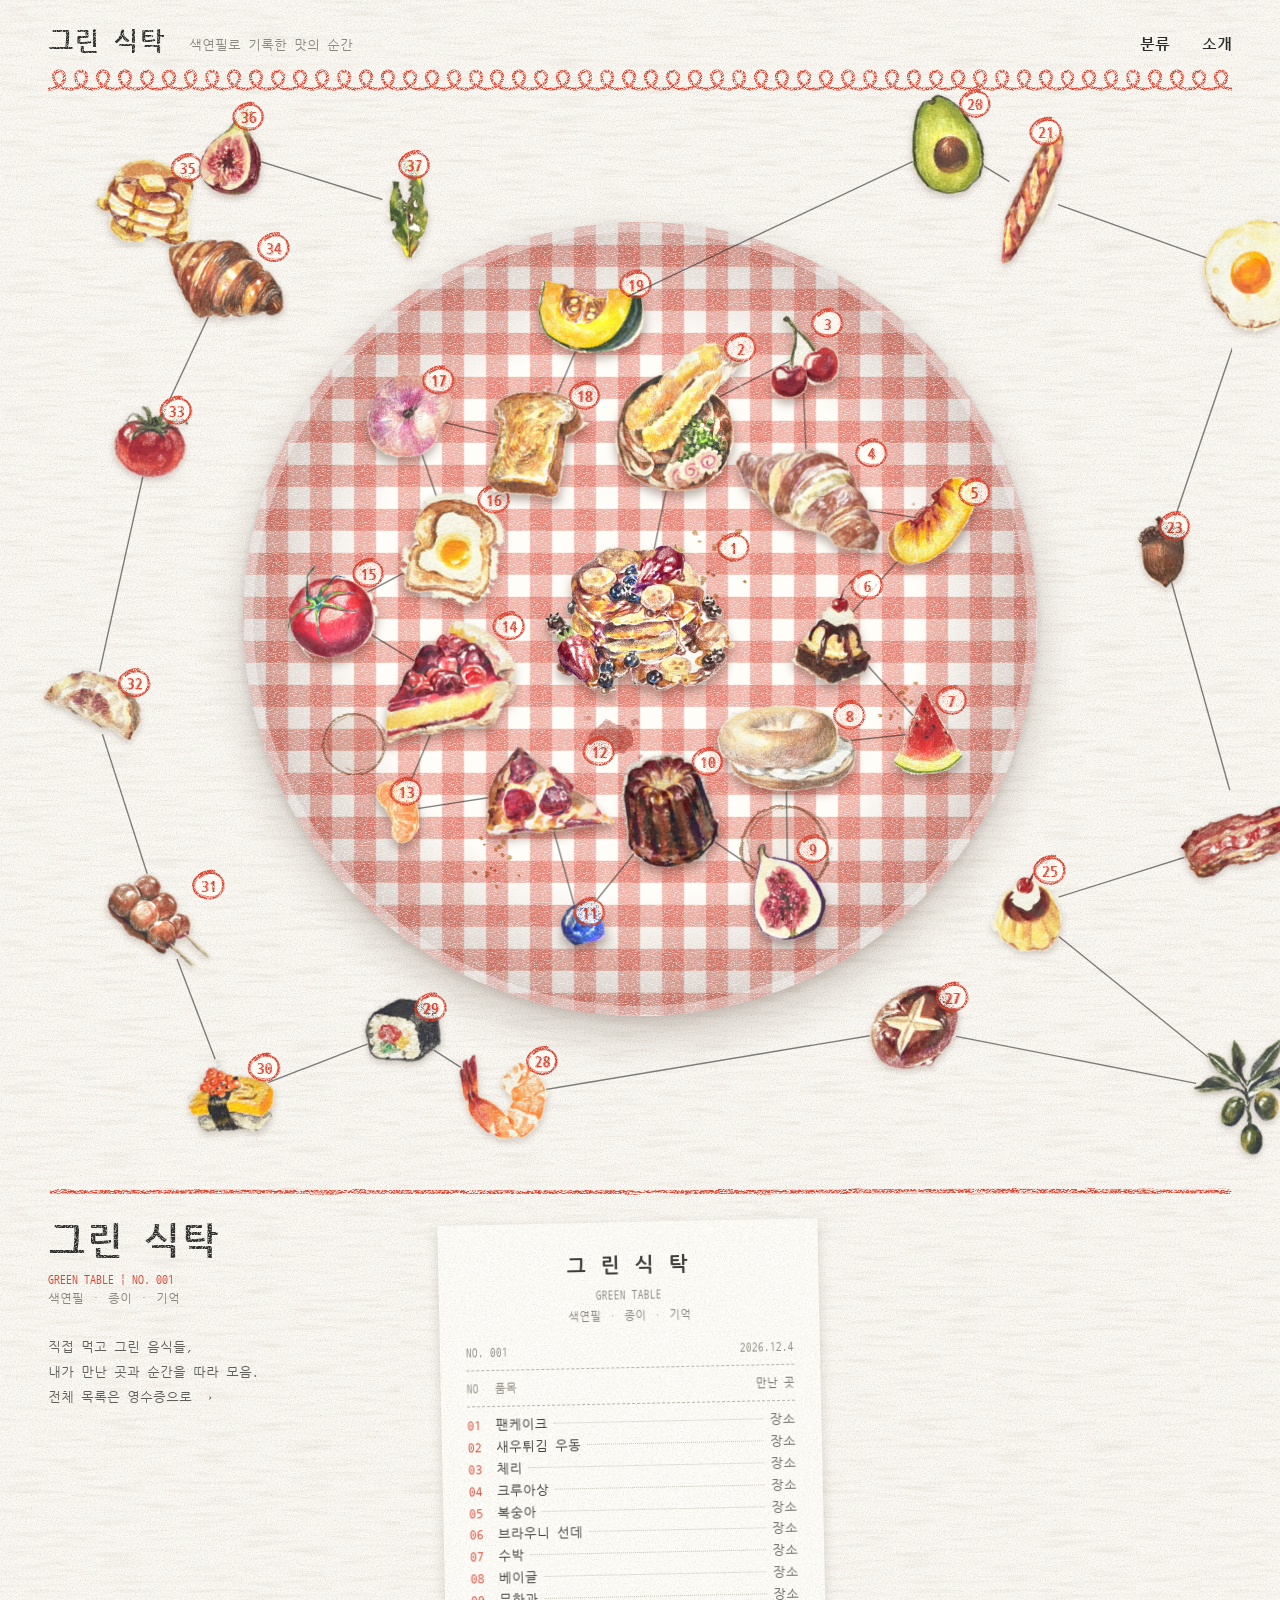
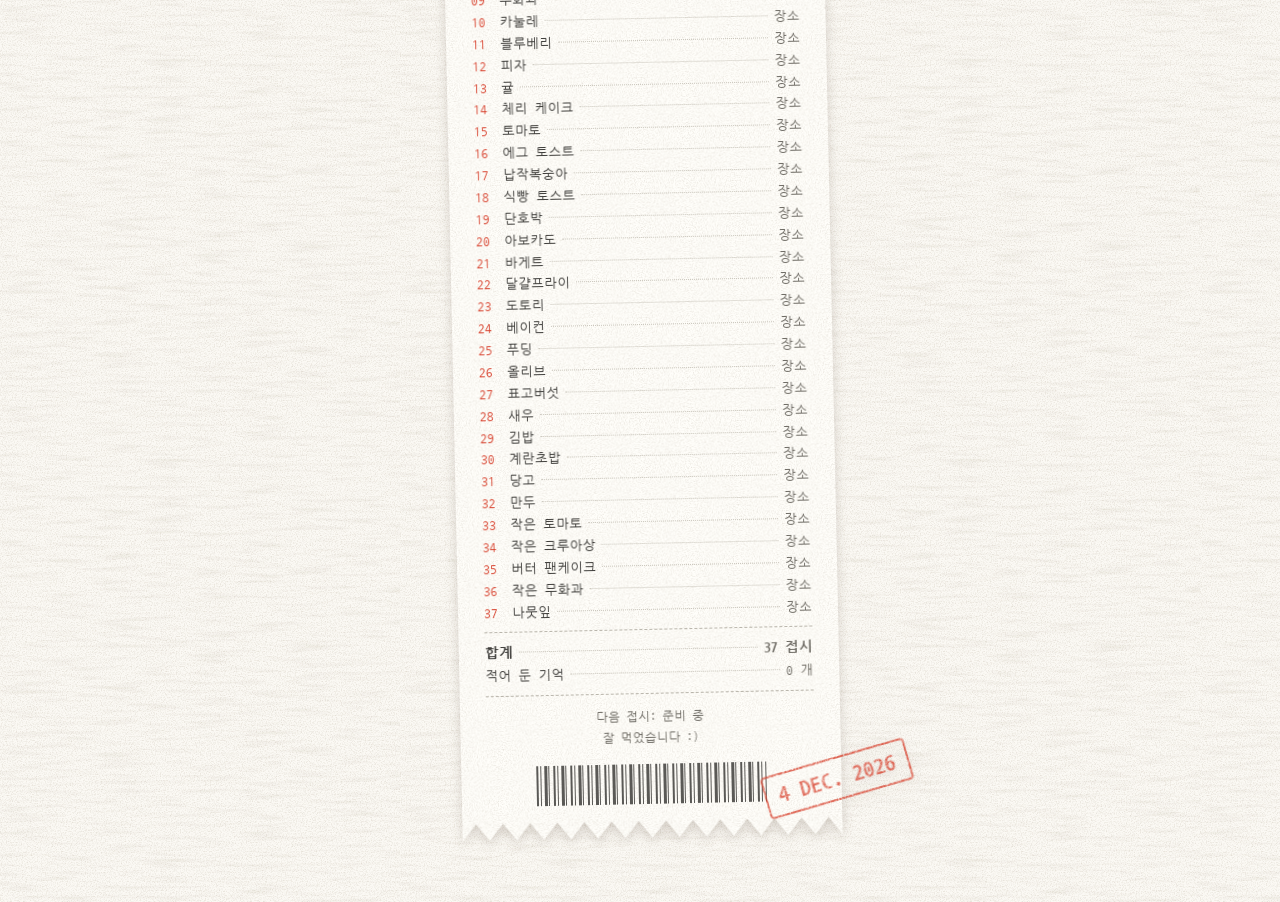
<file: index.html>
<!DOCTYPE html>
<html lang="ko">
<head>
  <meta charset="UTF-8">
  <meta name="viewport" content="width=device-width, initial-scale=1.0">
  <title>그린 식탁</title>
  <meta name="description" content="색연필로 그린 디저트와 음식, 그걸 먹던 순간을 모은 그림 식탁. 이채은의 웹 아카이브.">
  <meta property="og:type" content="website">
  <meta property="og:title" content="그린 식탁">
  <meta property="og:description" content="색연필로 그린 디저트와 음식, 그걸 먹던 순간을 모은 그림 식탁">
  <meta property="og:image" content="https://chaeeun05524-lgtm.github.io/green-table/og.jpg">
  <meta property="og:url" content="https://chaeeun05524-lgtm.github.io/green-table/">
  <meta name="twitter:card" content="summary_large_image">
  <link rel="icon" href="favicon.png">
  <link rel="preconnect" href="https://fonts.googleapis.com">
  <link href="https://fonts.googleapis.com/css2?family=Noto+Sans+KR:wght@400;700&family=Nanum+Gothic+Coding:wght@400;700&display=swap" rel="stylesheet">
  <link rel="stylesheet" href="css/style.css">
</head>
<body>

  <!-- 공통 머리말 -->
  <header class="site-header">
    <a href="index.html" class="logo">그린 식탁</a>
    <span class="subtitle">색연필로 기록한 맛의 순간</span>
    <nav class="menu">
      <a href="category.html">분류</a>
      <a href="about.html">소개</a>
    </nav>
  </header>

  <!-- 식탁: 디저트와 연결선은 js/home.js가 채움 -->
  <!-- 화면 전체: 가운데 식탁 + 그 주변 종이 위에 흩어진 그림들 -->
  <main class="scene">
    <div class="table">
      <!-- 회전하는 식탁보: 식탁 위 그림과 연결선이 이 안에 올라감 -->
      <div class="spin">
        <div class="stains"></div>   <!-- 커피 자국, 소스 얼룩, 빵 부스러기 -->
        <svg class="lines" viewBox="0 0 100 100" preserveAspectRatio="none"></svg>
      </div>
    </div>
  </main>

  <!-- 하단 색인 -->
  <section class="colophon">
    <div class="colophon-title">
      <h1>그린 식탁</h1>
      <p class="tag">GREEN TABLE | NO. 001</p>
      <p class="tag mute">색연필 · 종이 · 기억</p>
      <p class="lead">직접 먹고 그린 음식들,<br>내가 만난 곳과 순간을 따라 모음.<br>전체 목록은 영수증으로 →</p>
    </div>

    <!-- 전체 색인: 영수증 (내용은 js/home.js가 채움) -->
    <div class="receipt-wrap">
      <div class="receipt" id="receipt"></div>
      <div class="stamp" id="stamp"></div>
    </div>
  </section>

  <script src="js/data.js"></script>
  <script src="js/common.js"></script>
  <script src="js/home.js"></script>
  <script src="js/drag.js"></script>
</body>
</html>
</file>
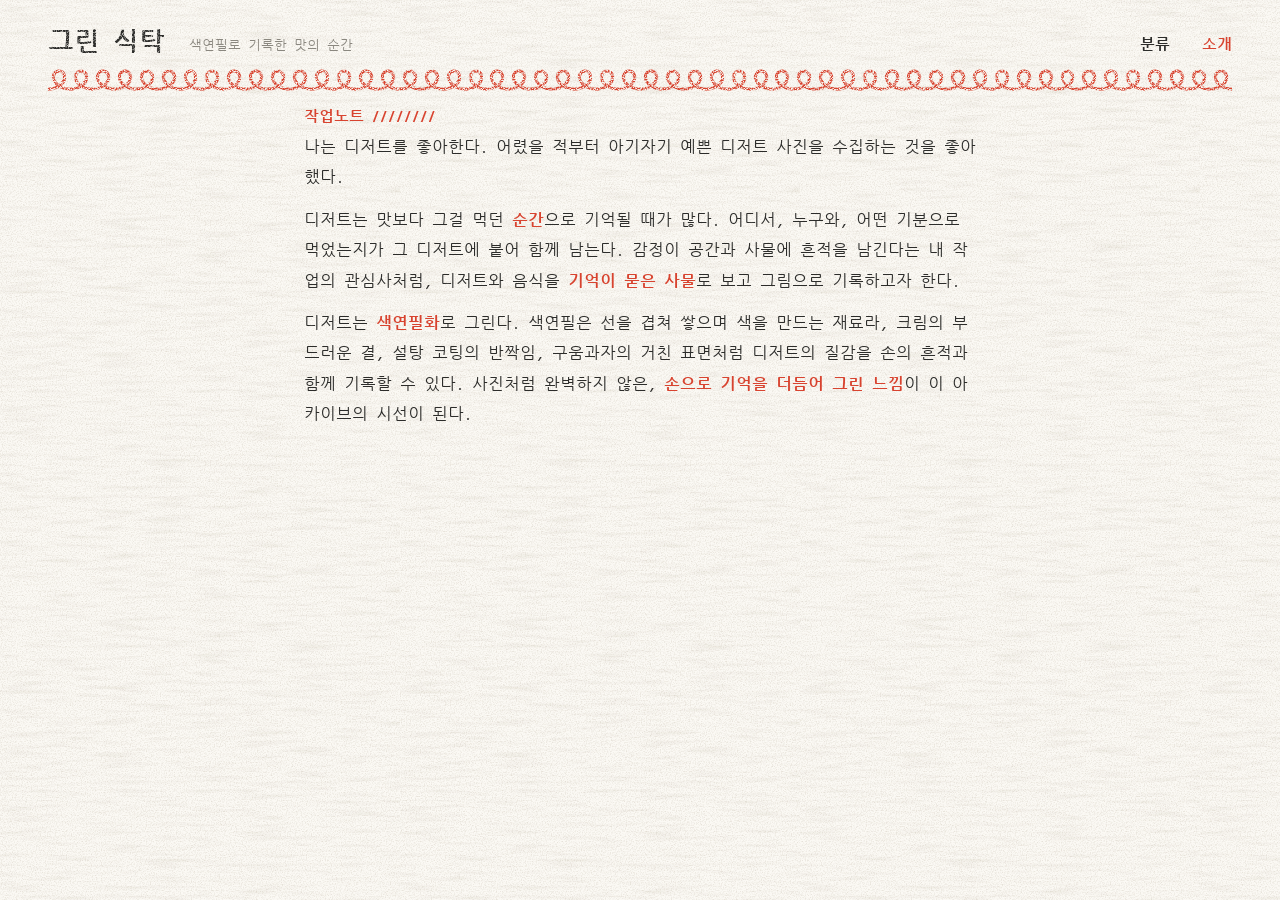
<file: about.html>
<!DOCTYPE html>
<html lang="ko">
<head>
  <meta charset="UTF-8">
  <meta name="viewport" content="width=device-width, initial-scale=1.0">
  <title>소개 · 그린 식탁</title>
  <meta name="description" content="색연필로 그린 디저트와 음식, 그걸 먹던 순간을 모은 그림 식탁. 이채은의 웹 아카이브.">
  <meta property="og:type" content="website">
  <meta property="og:title" content="그린 식탁">
  <meta property="og:description" content="색연필로 그린 디저트와 음식, 그걸 먹던 순간을 모은 그림 식탁">
  <meta property="og:image" content="https://chaeeun05524-lgtm.github.io/green-table/og.jpg">
  <meta property="og:url" content="https://chaeeun05524-lgtm.github.io/green-table/">
  <meta name="twitter:card" content="summary_large_image">
  <link rel="icon" href="favicon.png">
  <link rel="preconnect" href="https://fonts.googleapis.com">
  <link href="https://fonts.googleapis.com/css2?family=Noto+Sans+KR:wght@400;700&family=Nanum+Gothic+Coding:wght@400;700&display=swap" rel="stylesheet">
  <link rel="stylesheet" href="css/style.css">
</head>
<body>

  <!-- 공통 머리말 -->
  <header class="site-header">
    <a href="index.html" class="logo">그린 식탁</a>
    <span class="subtitle">색연필로 기록한 맛의 순간</span>
    <nav class="menu">
      <a href="category.html">분류</a>
      <a href="about.html" class="on">소개</a>
    </nav>
  </header>

  <main class="about">

    <h2 class="sec-title">작업노트</h2>
    <p>나는 디저트를 좋아한다. 어렸을 적부터 아기자기 예쁜 디저트 사진을 수집하는 것을 좋아했다.</p>
    <p>디저트는 맛보다 그걸 먹던 <strong>순간</strong>으로 기억될 때가 많다. 어디서, 누구와, 어떤 기분으로 먹었는지가 그 디저트에 붙어 함께 남는다. 감정이 공간과 사물에 흔적을 남긴다는 내 작업의 관심사처럼, 디저트와 음식을 <strong>기억이 묻은 사물</strong>로 보고 그림으로 기록하고자 한다.</p>
    <p>디저트는 <strong>색연필화</strong>로 그린다. 색연필은 선을 겹쳐 쌓으며 색을 만드는 재료라, 크림의 부드러운 결, 설탕 코팅의 반짝임, 구움과자의 거친 표면처럼 디저트의 질감을 손의 흔적과 함께 기록할 수 있다. 사진처럼 완벽하지 않은, <strong>손으로 기억을 더듬어 그린 느낌</strong>이 이 아카이브의 시선이 된다.</p>

  </main>

</body>
</html>
</file>
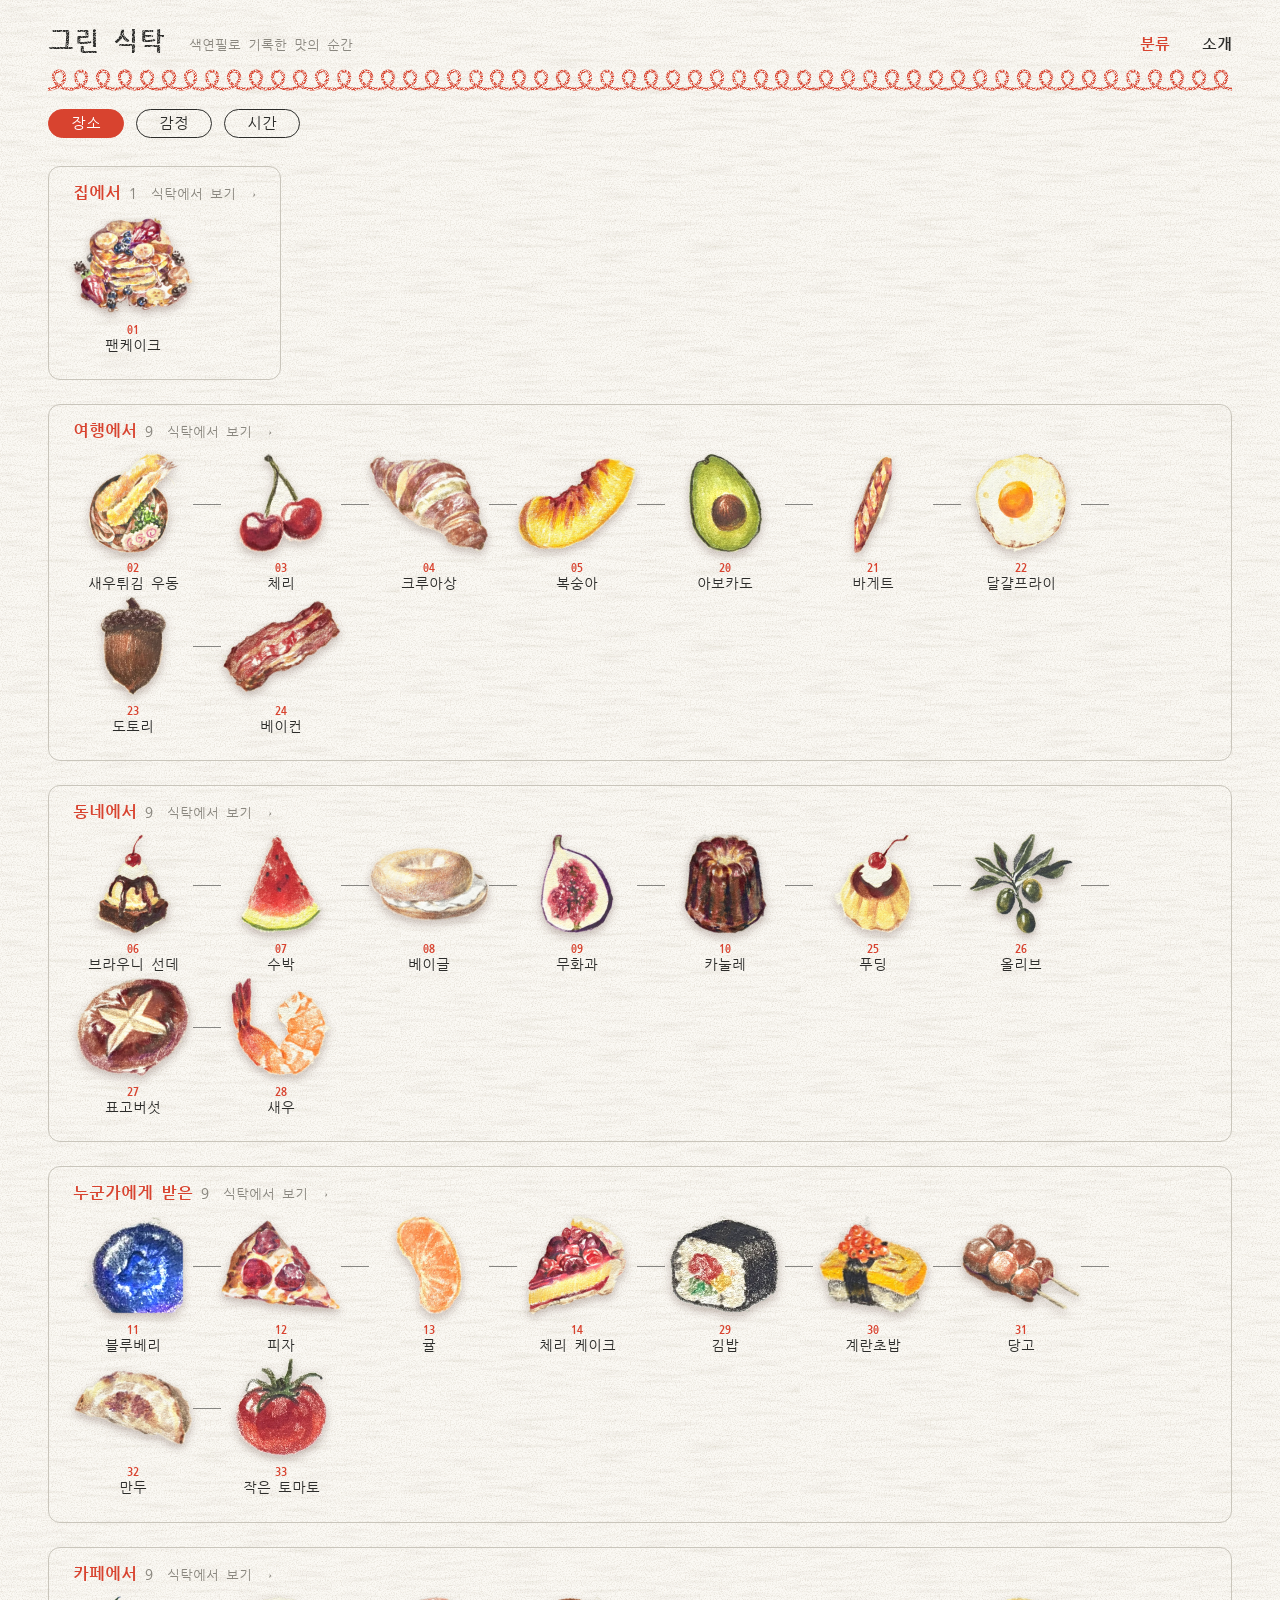
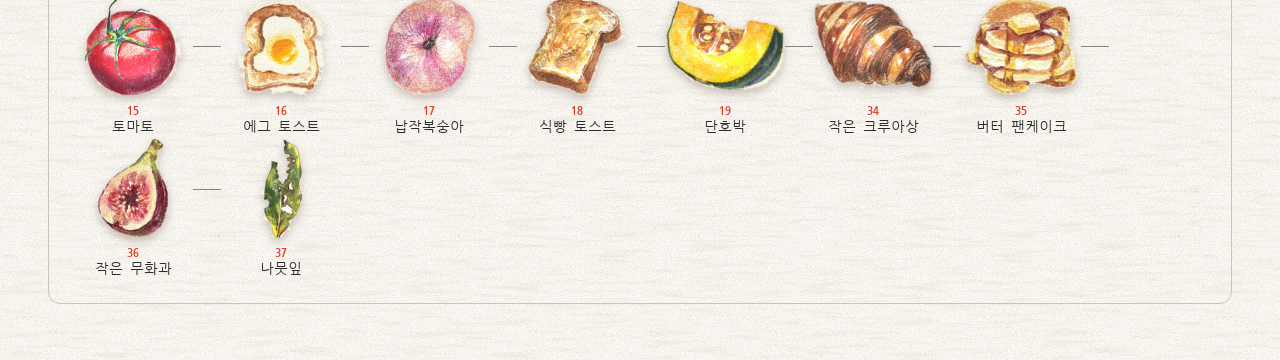
<file: category.html>
<!DOCTYPE html>
<html lang="ko">
<head>
  <meta charset="UTF-8">
  <meta name="viewport" content="width=device-width, initial-scale=1.0">
  <title>분류 · 그린 식탁</title>
  <meta name="description" content="색연필로 그린 디저트와 음식, 그걸 먹던 순간을 모은 그림 식탁. 이채은의 웹 아카이브.">
  <meta property="og:type" content="website">
  <meta property="og:title" content="그린 식탁">
  <meta property="og:description" content="색연필로 그린 디저트와 음식, 그걸 먹던 순간을 모은 그림 식탁">
  <meta property="og:image" content="https://chaeeun05524-lgtm.github.io/green-table/og.jpg">
  <meta property="og:url" content="https://chaeeun05524-lgtm.github.io/green-table/">
  <meta name="twitter:card" content="summary_large_image">
  <link rel="icon" href="favicon.png">
  <link rel="preconnect" href="https://fonts.googleapis.com">
  <link href="https://fonts.googleapis.com/css2?family=Noto+Sans+KR:wght@400;700&family=Nanum+Gothic+Coding:wght@400;700&display=swap" rel="stylesheet">
  <link rel="stylesheet" href="css/style.css">
</head>
<body>

  <!-- 공통 머리말 -->
  <header class="site-header">
    <a href="index.html" class="logo">그린 식탁</a>
    <span class="subtitle">색연필로 기록한 맛의 순간</span>
    <nav class="menu">
      <a href="category.html" class="on">분류</a>
      <a href="about.html">소개</a>
    </nav>
  </header>

  <main class="page">
    <div class="tabs">
      <button class="tab" data-key="장소">장소</button>
      <button class="tab" data-key="감정">감정</button>
      <button class="tab" data-key="시간">시간</button>
    </div>
    <!-- 묶음은 js/category.js가 채움 -->
    <div class="groups" id="groups"></div>
  </main>

  <script src="js/data.js"></script>
  <script src="js/common.js"></script>
  <script src="js/category.js"></script>
</body>
</html>
</file>
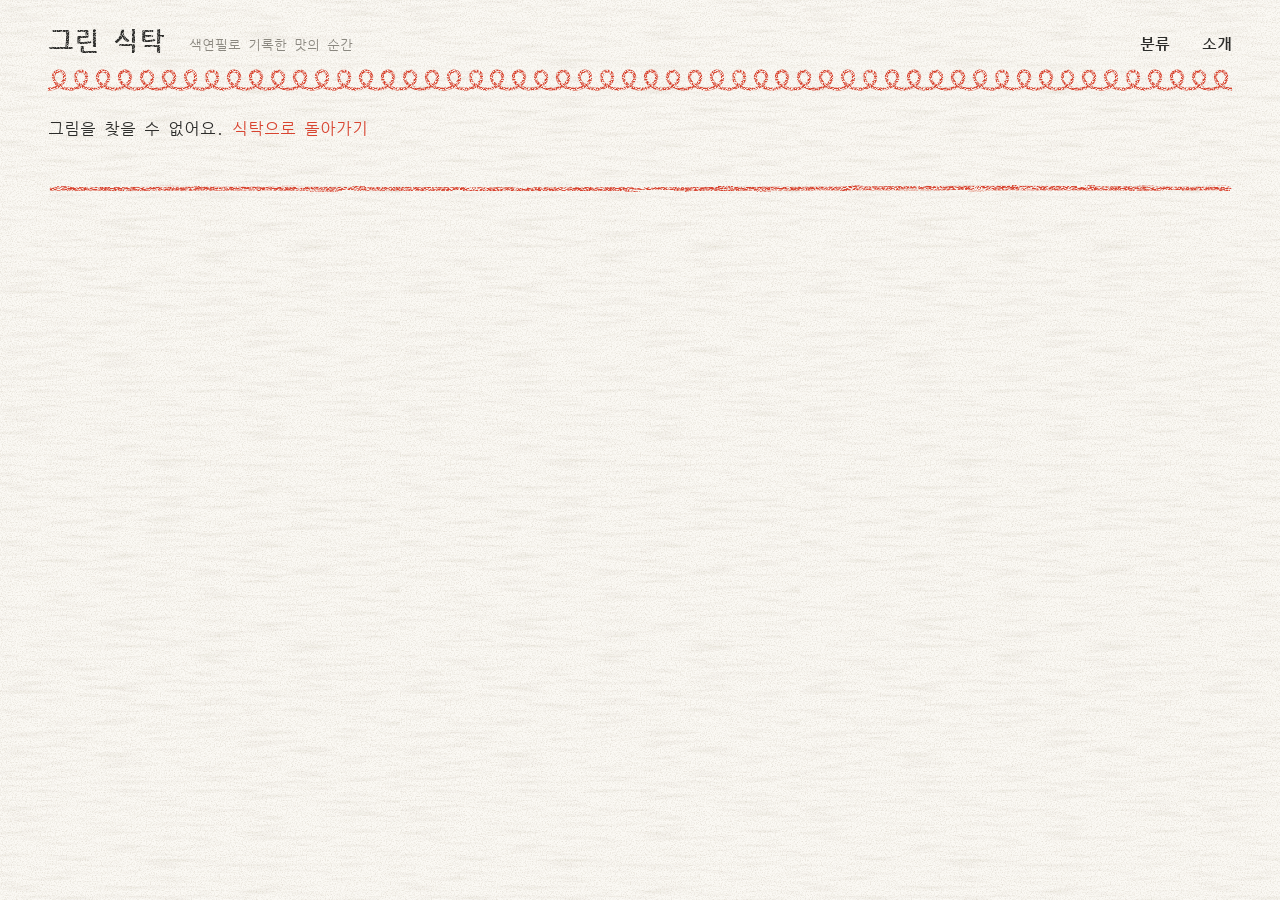
<file: detail.html>
<!DOCTYPE html>
<html lang="ko">
<head>
  <meta charset="UTF-8">
  <meta name="viewport" content="width=device-width, initial-scale=1.0">
  <title>디저트 · 그린 식탁</title>
  <meta name="description" content="색연필로 그린 디저트와 음식, 그걸 먹던 순간을 모은 그림 식탁. 이채은의 웹 아카이브.">
  <meta property="og:type" content="website">
  <meta property="og:title" content="그린 식탁">
  <meta property="og:description" content="색연필로 그린 디저트와 음식, 그걸 먹던 순간을 모은 그림 식탁">
  <meta property="og:image" content="https://chaeeun05524-lgtm.github.io/green-table/og.jpg">
  <meta property="og:url" content="https://chaeeun05524-lgtm.github.io/green-table/">
  <meta name="twitter:card" content="summary_large_image">
  <link rel="icon" href="favicon.png">
  <link rel="preconnect" href="https://fonts.googleapis.com">
  <link href="https://fonts.googleapis.com/css2?family=Noto+Sans+KR:wght@400;700&family=Nanum+Gothic+Coding:wght@400;700&display=swap" rel="stylesheet">
  <link rel="stylesheet" href="css/style.css">
</head>
<body>

  <!-- 공통 머리말 -->
  <header class="site-header">
    <a href="index.html" class="logo">그린 식탁</a>
    <span class="subtitle">색연필로 기록한 맛의 순간</span>
    <nav class="menu">
      <a href="category.html">분류</a>
      <a href="about.html">소개</a>
    </nav>
  </header>

  <!-- 내용은 js/detail.js가 채움 -->
  <main class="detail" id="detail"></main>
  <nav class="detail-nav" id="detailNav"></nav>

  <script src="js/data.js"></script>
  <script src="js/common.js"></script>
  <script src="js/detail.js"></script>
</body>
</html>
</file>
<file: css/style.css>
/* =========================================================
   그린 식탁: 스타일
   ========================================================= */

/* ---------- 색과 글꼴 ---------- */
:root {
  --paper: #FBF9F4;   /* 미색 종이 */
  --ink: #2C2C2A;     /* 먹색 글씨 */
  --mute: #8A877F;    /* 흐린 글씨 */
  --line: #D9D5CB;    /* 옅은 선 */
  --red: #D8432F;     /* 번호·도장·구분선 */
  --sans: 'Noto Sans KR', sans-serif;
  --mono: 'Nanum Gothic Coding', monospace;
  --hand: var(--mono);                      /* 본문: 타자기체 */
  --title: var(--mono);                     /* 제목: 타자기체 (굵게 + 잉크 번짐) */

  /* 러프한 질감 (그림 파일 없이 코드로 만든 무늬) */
  --grain: url("data:image/svg+xml,%3Csvg xmlns='http://www.w3.org/2000/svg' width='240' height='240'%3E%3Cfilter id='n'%3E%3CfeTurbulence type='fractalNoise' baseFrequency='0.8' numOctaves='3' stitchTiles='stitch'/%3E%3CfeColorMatrix values='0 0 0 0 0.36 0 0 0 0 0.3 0 0 0 0 0.22 0.55 0 0 0 -0.24'/%3E%3C/filter%3E%3Crect width='100%25' height='100%25' filter='url(%23n)'/%3E%3C/svg%3E");        /* 종이 알갱이 */
  --fiber: url("data:image/svg+xml,%3Csvg xmlns='http://www.w3.org/2000/svg' width='400' height='400'%3E%3Cfilter id='f'%3E%3CfeTurbulence type='fractalNoise' baseFrequency='0.02 0.22' numOctaves='2' seed='7' stitchTiles='stitch'/%3E%3CfeColorMatrix values='0 0 0 0 0.45 0 0 0 0 0.38 0 0 0 0 0.28 0.35 0 0 0 -0.17'/%3E%3C/filter%3E%3Crect width='100%25' height='100%25' filter='url(%23f)'/%3E%3C/svg%3E");        /* 종이 섬유결 */
  --speck: url("data:image/svg+xml,%3Csvg xmlns='http://www.w3.org/2000/svg' width='200' height='200'%3E%3Cfilter id='p'%3E%3CfeTurbulence type='fractalNoise' baseFrequency='0.9' numOctaves='2' seed='5' stitchTiles='stitch'/%3E%3CfeColorMatrix values='0 0 0 0 1 0 0 0 0 1 0 0 0 0 0.98 2.6 0 0 0 -1.25'/%3E%3C/filter%3E%3Crect width='100%25' height='100%25' filter='url(%23p)'/%3E%3C/svg%3E");        /* 크레용이 덜 묻은 흰 틈 */
  --spring: url("data:image/svg+xml,%3Csvg xmlns='http://www.w3.org/2000/svg' width='126' height='30' viewBox='0 0 126 30' preserveAspectRatio='none'%3E%3Cfilter id='c' x='-12' y='0' width='150' height='30' filterUnits='userSpaceOnUse'%3E%3CfeTurbulence type='fractalNoise' baseFrequency='0.08 0.3' numOctaves='2' seed='3' stitchTiles='stitch' result='t'/%3E%3CfeDisplacementMap in='SourceGraphic' in2='t' scale='1.6' result='d'/%3E%3CfeTurbulence type='fractalNoise' baseFrequency='0.7 1.1' numOctaves='2' seed='8' stitchTiles='stitch' result='g'/%3E%3CfeColorMatrix in='g' values='0 0 0 0 0 0 0 0 0 0 0 0 0 0 0 0 0 0 -3.2 2.2' result='m'/%3E%3CfeComposite in='d' in2='m' operator='in'/%3E%3C/filter%3E%3Cg filter='url(%23c)' fill='none' stroke='%23D8432F' stroke-linecap='round' stroke-linejoin='round'%3E%3Cpath d='M-12.75 6.54 L-13.17 6.78 L-13.56 7.05 L-13.93 7.37 L-14.28 7.72 L-14.59 8.11 L-14.88 8.53 L-15.13 8.98 L-15.35 9.46 L-15.52 9.97 L-15.66 10.50 L-15.75 11.05 L-15.81 11.63 L-15.81 12.22 L-15.77 12.82 L-15.68 13.44 L-15.55 14.06 L-15.36 14.69 L-15.13 15.31 L-14.85 15.94 L-14.51 16.56 L-14.14 17.18 L-13.71 17.78 L-13.24 18.37 L-12.72 18.95 L-12.16 19.50 L-11.56 20.03 L-10.91 20.54 L-10.23 21.02 L-9.51 21.47 L-8.76 21.89 L-7.98 22.28 L-7.17 22.63 L-6.33 22.95 L-5.47 23.22 L-4.59 23.46 L-3.69 23.65 L-2.78 23.80 L-1.86 23.91 L-0.93 23.98 L0.00 24.00 L0.93 23.98 L1.86 23.91 L2.78 23.80 L3.69 23.65 L4.59 23.46 L5.47 23.22 L6.33 22.95 L7.17 22.63 L7.98 22.28 L8.76 21.89 L9.51 21.47 L10.23 21.02 L10.91 20.54 L11.56 20.03 L12.16 19.50 L12.72 18.95 L13.24 18.37 L13.71 17.78 L14.14 17.18 L14.51 16.56 L14.85 15.94 L15.13 15.31 L15.36 14.69 L15.55 14.06 L15.68 13.44 L15.77 12.82 L15.81 12.22 L15.81 11.63 L15.75 11.05 L15.66 10.50 L15.52 9.97 L15.35 9.46 L15.13 8.98 L14.88 8.53 L14.59 8.11 L14.28 7.72 L13.93 7.37 L13.56 7.05 L13.17 6.78 L12.75 6.54 L12.32 6.35 L11.88 6.20 L11.43 6.09 L10.96 6.02 L10.50 6.00 L10.04 6.02 L9.57 6.09 L9.12 6.20 L8.68 6.35 L8.25 6.54 L7.83 6.78 L7.44 7.05 L7.07 7.37 L6.72 7.72 L6.41 8.11 L6.12 8.53 L5.87 8.98 L5.65 9.46 L5.48 9.97 L5.34 10.50 L5.25 11.05 L5.19 11.63 L5.19 12.22 L5.23 12.82 L5.32 13.44 L5.45 14.06 L5.64 14.69 L5.87 15.31 L6.15 15.94 L6.49 16.56 L6.86 17.18 L7.29 17.78 L7.76 18.37 L8.28 18.95 L8.84 19.50 L9.44 20.03 L10.09 20.54 L10.77 21.02 L11.49 21.47 L12.24 21.89 L13.02 22.28 L13.83 22.63 L14.67 22.95 L15.53 23.22 L16.41 23.46 L17.31 23.65 L18.22 23.80 L19.14 23.91 L20.07 23.98 L21.00 24.00 L21.93 23.98 L22.86 23.91 L23.78 23.80 L24.69 23.65 L25.59 23.46 L26.47 23.22 L27.33 22.95 L28.17 22.63 L28.98 22.28 L29.76 21.89 L30.51 21.47 L31.23 21.02 L31.91 20.54 L32.56 20.03 L33.16 19.50 L33.72 18.95 L34.24 18.37 L34.71 17.78 L35.14 17.18 L35.51 16.56 L35.85 15.94 L36.13 15.31 L36.36 14.69 L36.55 14.06 L36.68 13.44 L36.77 12.82 L36.81 12.22 L36.81 11.63 L36.75 11.05 L36.66 10.50 L36.52 9.97 L36.35 9.46 L36.13 8.98 L35.88 8.53 L35.59 8.11 L35.28 7.72 L34.93 7.37 L34.56 7.05 L34.17 6.78 L33.75 6.54 L33.32 6.35 L32.88 6.20 L32.43 6.09 L31.96 6.02 L31.50 6.00 L31.04 6.02 L30.57 6.09 L30.12 6.20 L29.68 6.35 L29.25 6.54 L28.83 6.78 L28.44 7.05 L28.07 7.37 L27.72 7.72 L27.41 8.11 L27.12 8.53 L26.87 8.98 L26.65 9.46 L26.48 9.97 L26.34 10.50 L26.25 11.05 L26.19 11.63 L26.19 12.22 L26.23 12.82 L26.32 13.44 L26.45 14.06 L26.64 14.69 L26.87 15.31 L27.15 15.94 L27.49 16.56 L27.86 17.18 L28.29 17.78 L28.76 18.37 L29.28 18.95 L29.84 19.50 L30.44 20.03 L31.09 20.54 L31.77 21.02 L32.49 21.47 L33.24 21.89 L34.02 22.28 L34.83 22.63 L35.67 22.95 L36.53 23.22 L37.41 23.46 L38.31 23.65 L39.22 23.80 L40.14 23.91 L41.07 23.98 L42.00 24.00 L42.93 23.98 L43.86 23.91 L44.78 23.80 L45.69 23.65 L46.59 23.46 L47.47 23.22 L48.33 22.95 L49.17 22.63 L49.98 22.28 L50.76 21.89 L51.51 21.47 L52.23 21.02 L52.91 20.54 L53.56 20.03 L54.16 19.50 L54.72 18.95 L55.24 18.37 L55.71 17.78 L56.14 17.18 L56.51 16.56 L56.85 15.94 L57.13 15.31 L57.36 14.69 L57.55 14.06 L57.68 13.44 L57.77 12.82 L57.81 12.22 L57.81 11.63 L57.75 11.05 L57.66 10.50 L57.52 9.97 L57.35 9.46 L57.13 8.98 L56.88 8.53 L56.59 8.11 L56.28 7.72 L55.93 7.37 L55.56 7.05 L55.17 6.78 L54.75 6.54 L54.32 6.35 L53.88 6.20 L53.43 6.09 L52.96 6.02 L52.50 6.00 L52.04 6.02 L51.57 6.09 L51.12 6.20 L50.68 6.35 L50.25 6.54 L49.83 6.78 L49.44 7.05 L49.07 7.37 L48.72 7.72 L48.41 8.11 L48.12 8.53 L47.87 8.98 L47.65 9.46 L47.48 9.97 L47.34 10.50 L47.25 11.05 L47.19 11.63 L47.19 12.22 L47.23 12.82 L47.32 13.44 L47.45 14.06 L47.64 14.69 L47.87 15.31 L48.15 15.94 L48.49 16.56 L48.86 17.18 L49.29 17.78 L49.76 18.37 L50.28 18.95 L50.84 19.50 L51.44 20.03 L52.09 20.54 L52.77 21.02 L53.49 21.47 L54.24 21.89 L55.02 22.28 L55.83 22.63 L56.67 22.95 L57.53 23.22 L58.41 23.46 L59.31 23.65 L60.22 23.80 L61.14 23.91 L62.07 23.98 L63.00 24.00 L63.93 23.98 L64.86 23.91 L65.78 23.80 L66.69 23.65 L67.59 23.46 L68.47 23.22 L69.33 22.95 L70.17 22.63 L70.98 22.28 L71.76 21.89 L72.51 21.47 L73.23 21.02 L73.91 20.54 L74.56 20.03 L75.16 19.50 L75.72 18.95 L76.24 18.37 L76.71 17.78 L77.14 17.18 L77.51 16.56 L77.85 15.94 L78.13 15.31 L78.36 14.69 L78.55 14.06 L78.68 13.44 L78.77 12.82 L78.81 12.22 L78.81 11.63 L78.75 11.05 L78.66 10.50 L78.52 9.97 L78.35 9.46 L78.13 8.98 L77.88 8.53 L77.59 8.11 L77.28 7.72 L76.93 7.37 L76.56 7.05 L76.17 6.78 L75.75 6.54 L75.32 6.35 L74.88 6.20 L74.43 6.09 L73.96 6.02 L73.50 6.00 L73.04 6.02 L72.57 6.09 L72.12 6.20 L71.68 6.35 L71.25 6.54 L70.83 6.78 L70.44 7.05 L70.07 7.37 L69.72 7.72 L69.41 8.11 L69.12 8.53 L68.87 8.98 L68.65 9.46 L68.48 9.97 L68.34 10.50 L68.25 11.05 L68.19 11.63 L68.19 12.22 L68.23 12.82 L68.32 13.44 L68.45 14.06 L68.64 14.69 L68.87 15.31 L69.15 15.94 L69.49 16.56 L69.86 17.18 L70.29 17.78 L70.76 18.37 L71.28 18.95 L71.84 19.50 L72.44 20.03 L73.09 20.54 L73.77 21.02 L74.49 21.47 L75.24 21.89 L76.02 22.28 L76.83 22.63 L77.67 22.95 L78.53 23.22 L79.41 23.46 L80.31 23.65 L81.22 23.80 L82.14 23.91 L83.07 23.98 L84.00 24.00 L84.93 23.98 L85.86 23.91 L86.78 23.80 L87.69 23.65 L88.59 23.46 L89.47 23.22 L90.33 22.95 L91.17 22.63 L91.98 22.28 L92.76 21.89 L93.51 21.47 L94.23 21.02 L94.91 20.54 L95.56 20.03 L96.16 19.50 L96.72 18.95 L97.24 18.37 L97.71 17.78 L98.14 17.18 L98.51 16.56 L98.85 15.94 L99.13 15.31 L99.36 14.69 L99.55 14.06 L99.68 13.44 L99.77 12.82 L99.81 12.22 L99.81 11.63 L99.75 11.05 L99.66 10.50 L99.52 9.97 L99.35 9.46 L99.13 8.98 L98.88 8.53 L98.59 8.11 L98.28 7.72 L97.93 7.37 L97.56 7.05 L97.17 6.78 L96.75 6.54 L96.32 6.35 L95.88 6.20 L95.43 6.09 L94.96 6.02 L94.50 6.00 L94.04 6.02 L93.57 6.09 L93.12 6.20 L92.68 6.35 L92.25 6.54 L91.83 6.78 L91.44 7.05 L91.07 7.37 L90.72 7.72 L90.41 8.11 L90.12 8.53 L89.87 8.98 L89.65 9.46 L89.48 9.97 L89.34 10.50 L89.25 11.05 L89.19 11.63 L89.19 12.22 L89.23 12.82 L89.32 13.44 L89.45 14.06 L89.64 14.69 L89.87 15.31 L90.15 15.94 L90.49 16.56 L90.86 17.18 L91.29 17.78 L91.76 18.37 L92.28 18.95 L92.84 19.50 L93.44 20.03 L94.09 20.54 L94.77 21.02 L95.49 21.47 L96.24 21.89 L97.02 22.28 L97.83 22.63 L98.67 22.95 L99.53 23.22 L100.41 23.46 L101.31 23.65 L102.22 23.80 L103.14 23.91 L104.07 23.98 L105.00 24.00 L105.93 23.98 L106.86 23.91 L107.78 23.80 L108.69 23.65 L109.59 23.46 L110.47 23.22 L111.33 22.95 L112.17 22.63 L112.98 22.28 L113.76 21.89 L114.51 21.47 L115.23 21.02 L115.91 20.54 L116.56 20.03 L117.16 19.50 L117.72 18.95 L118.24 18.37 L118.71 17.78 L119.14 17.18 L119.51 16.56 L119.85 15.94 L120.13 15.31 L120.36 14.69 L120.55 14.06 L120.68 13.44 L120.77 12.82 L120.81 12.22 L120.81 11.63 L120.75 11.05 L120.66 10.50 L120.52 9.97 L120.35 9.46 L120.13 8.98 L119.88 8.53 L119.59 8.11 L119.28 7.72 L118.93 7.37 L118.56 7.05 L118.17 6.78 L117.75 6.54 L117.32 6.35 L116.88 6.20 L116.43 6.09 L115.96 6.02 L115.50 6.00 L115.04 6.02 L114.57 6.09 L114.12 6.20 L113.68 6.35 L113.25 6.54 L112.83 6.78 L112.44 7.05 L112.07 7.37 L111.72 7.72 L111.41 8.11 L111.12 8.53 L110.87 8.98 L110.65 9.46 L110.48 9.97 L110.34 10.50 L110.25 11.05 L110.19 11.63 L110.19 12.22 L110.23 12.82 L110.32 13.44 L110.45 14.06 L110.64 14.69 L110.87 15.31 L111.15 15.94 L111.49 16.56 L111.86 17.18 L112.29 17.78 L112.76 18.37 L113.28 18.95 L113.84 19.50 L114.44 20.03 L115.09 20.54 L115.77 21.02 L116.49 21.47 L117.24 21.89 L118.02 22.28 L118.83 22.63 L119.67 22.95 L120.53 23.22 L121.41 23.46 L122.31 23.65 L123.22 23.80 L124.14 23.91 L125.07 23.98 L126.00 24.00 L126.93 23.98 L127.86 23.91 L128.78 23.80 L129.69 23.65 L130.59 23.46 L131.47 23.22 L132.33 22.95 L133.17 22.63 L133.98 22.28 L134.76 21.89 L135.51 21.47 L136.23 21.02 L136.91 20.54 L137.56 20.03 L138.16 19.50 L138.72 18.95 L139.24 18.37 L139.71 17.78 L140.14 17.18 L140.51 16.56 L140.85 15.94 L141.13 15.31 L141.36 14.69 L141.55 14.06 L141.68 13.44 L141.77 12.82 L141.81 12.22 L141.81 11.63 L141.75 11.05 L141.66 10.50 L141.52 9.97 L141.35 9.46 L141.13 8.98 L140.88 8.53 L140.59 8.11 L140.28 7.72 L139.93 7.37 L139.56 7.05 L139.17 6.78 L138.75 6.54' stroke-width='3'/%3E%3Cpath d='M-12.75 6.37 L-13.17 6.57 L-13.56 6.82 L-13.93 7.10 L-14.28 7.42 L-14.59 7.78 L-14.88 8.18 L-15.13 8.61 L-15.35 9.07 L-15.52 9.55 L-15.66 10.07 L-15.75 10.61 L-15.81 11.16 L-15.81 11.74 L-15.77 12.34 L-15.68 12.94 L-15.55 13.56 L-15.36 14.19 L-15.13 14.81 L-14.85 15.44 L-14.51 16.07 L-14.14 16.69 L-13.71 17.31 L-13.24 17.91 L-12.72 18.50 L-12.16 19.07 L-11.56 19.62 L-10.91 20.15 L-10.23 20.65 L-9.51 21.13 L-8.76 21.57 L-7.98 21.99 L-7.17 22.37 L-6.33 22.71 L-5.47 23.02 L-4.59 23.29 L-3.69 23.51 L-2.78 23.70 L-1.86 23.84 L-0.93 23.94 L0.00 24.00 L0.93 24.01 L1.86 23.98 L2.78 23.91 L3.69 23.79 L4.59 23.63 L5.47 23.43 L6.33 23.18 L7.17 22.90 L7.98 22.58 L8.76 22.22 L9.51 21.82 L10.23 21.39 L10.91 20.93 L11.56 20.45 L12.16 19.93 L12.72 19.39 L13.24 18.84 L13.71 18.26 L14.14 17.66 L14.51 17.06 L14.85 16.44 L15.13 15.81 L15.36 15.19 L15.55 14.56 L15.68 13.93 L15.77 13.31 L15.81 12.69 L15.81 12.09 L15.75 11.50 L15.66 10.93 L15.52 10.38 L15.35 9.85 L15.13 9.35 L14.88 8.87 L14.59 8.43 L14.28 8.01 L13.93 7.63 L13.56 7.29 L13.17 6.98 L12.75 6.71 L12.32 6.49 L11.88 6.30 L11.43 6.16 L10.96 6.06 L10.50 6.00 L10.04 5.99 L9.57 6.02 L9.12 6.09 L8.68 6.21 L8.25 6.37 L7.83 6.57 L7.44 6.82 L7.07 7.10 L6.72 7.42 L6.41 7.78 L6.12 8.18 L5.87 8.61 L5.65 9.07 L5.48 9.55 L5.34 10.07 L5.25 10.61 L5.19 11.16 L5.19 11.74 L5.23 12.34 L5.32 12.94 L5.45 13.56 L5.64 14.19 L5.87 14.81 L6.15 15.44 L6.49 16.07 L6.86 16.69 L7.29 17.31 L7.76 17.91 L8.28 18.50 L8.84 19.07 L9.44 19.62 L10.09 20.15 L10.77 20.65 L11.49 21.13 L12.24 21.57 L13.02 21.99 L13.83 22.37 L14.67 22.71 L15.53 23.02 L16.41 23.29 L17.31 23.51 L18.22 23.70 L19.14 23.84 L20.07 23.94 L21.00 24.00 L21.93 24.01 L22.86 23.98 L23.78 23.91 L24.69 23.79 L25.59 23.63 L26.47 23.43 L27.33 23.18 L28.17 22.90 L28.98 22.58 L29.76 22.22 L30.51 21.82 L31.23 21.39 L31.91 20.93 L32.56 20.45 L33.16 19.93 L33.72 19.39 L34.24 18.84 L34.71 18.26 L35.14 17.66 L35.51 17.06 L35.85 16.44 L36.13 15.81 L36.36 15.19 L36.55 14.56 L36.68 13.93 L36.77 13.31 L36.81 12.69 L36.81 12.09 L36.75 11.50 L36.66 10.93 L36.52 10.38 L36.35 9.85 L36.13 9.35 L35.88 8.87 L35.59 8.43 L35.28 8.01 L34.93 7.63 L34.56 7.29 L34.17 6.98 L33.75 6.71 L33.32 6.49 L32.88 6.30 L32.43 6.16 L31.96 6.06 L31.50 6.00 L31.04 5.99 L30.57 6.02 L30.12 6.09 L29.68 6.21 L29.25 6.37 L28.83 6.57 L28.44 6.82 L28.07 7.10 L27.72 7.42 L27.41 7.78 L27.12 8.18 L26.87 8.61 L26.65 9.07 L26.48 9.55 L26.34 10.07 L26.25 10.61 L26.19 11.16 L26.19 11.74 L26.23 12.34 L26.32 12.94 L26.45 13.56 L26.64 14.19 L26.87 14.81 L27.15 15.44 L27.49 16.07 L27.86 16.69 L28.29 17.31 L28.76 17.91 L29.28 18.50 L29.84 19.07 L30.44 19.62 L31.09 20.15 L31.77 20.65 L32.49 21.13 L33.24 21.57 L34.02 21.99 L34.83 22.37 L35.67 22.71 L36.53 23.02 L37.41 23.29 L38.31 23.51 L39.22 23.70 L40.14 23.84 L41.07 23.94 L42.00 24.00 L42.93 24.01 L43.86 23.98 L44.78 23.91 L45.69 23.79 L46.59 23.63 L47.47 23.43 L48.33 23.18 L49.17 22.90 L49.98 22.58 L50.76 22.22 L51.51 21.82 L52.23 21.39 L52.91 20.93 L53.56 20.45 L54.16 19.93 L54.72 19.39 L55.24 18.84 L55.71 18.26 L56.14 17.66 L56.51 17.06 L56.85 16.44 L57.13 15.81 L57.36 15.19 L57.55 14.56 L57.68 13.93 L57.77 13.31 L57.81 12.69 L57.81 12.09 L57.75 11.50 L57.66 10.93 L57.52 10.38 L57.35 9.85 L57.13 9.35 L56.88 8.87 L56.59 8.43 L56.28 8.01 L55.93 7.63 L55.56 7.29 L55.17 6.98 L54.75 6.71 L54.32 6.49 L53.88 6.30 L53.43 6.16 L52.96 6.06 L52.50 6.00 L52.04 5.99 L51.57 6.02 L51.12 6.09 L50.68 6.21 L50.25 6.37 L49.83 6.57 L49.44 6.82 L49.07 7.10 L48.72 7.42 L48.41 7.78 L48.12 8.18 L47.87 8.61 L47.65 9.07 L47.48 9.55 L47.34 10.07 L47.25 10.61 L47.19 11.16 L47.19 11.74 L47.23 12.34 L47.32 12.94 L47.45 13.56 L47.64 14.19 L47.87 14.81 L48.15 15.44 L48.49 16.07 L48.86 16.69 L49.29 17.31 L49.76 17.91 L50.28 18.50 L50.84 19.07 L51.44 19.62 L52.09 20.15 L52.77 20.65 L53.49 21.13 L54.24 21.57 L55.02 21.99 L55.83 22.37 L56.67 22.71 L57.53 23.02 L58.41 23.29 L59.31 23.51 L60.22 23.70 L61.14 23.84 L62.07 23.94 L63.00 24.00 L63.93 24.01 L64.86 23.98 L65.78 23.91 L66.69 23.79 L67.59 23.63 L68.47 23.43 L69.33 23.18 L70.17 22.90 L70.98 22.58 L71.76 22.22 L72.51 21.82 L73.23 21.39 L73.91 20.93 L74.56 20.45 L75.16 19.93 L75.72 19.39 L76.24 18.84 L76.71 18.26 L77.14 17.66 L77.51 17.06 L77.85 16.44 L78.13 15.81 L78.36 15.19 L78.55 14.56 L78.68 13.93 L78.77 13.31 L78.81 12.69 L78.81 12.09 L78.75 11.50 L78.66 10.93 L78.52 10.38 L78.35 9.85 L78.13 9.35 L77.88 8.87 L77.59 8.43 L77.28 8.01 L76.93 7.63 L76.56 7.29 L76.17 6.98 L75.75 6.71 L75.32 6.49 L74.88 6.30 L74.43 6.16 L73.96 6.06 L73.50 6.00 L73.04 5.99 L72.57 6.02 L72.12 6.09 L71.68 6.21 L71.25 6.37 L70.83 6.57 L70.44 6.82 L70.07 7.10 L69.72 7.42 L69.41 7.78 L69.12 8.18 L68.87 8.61 L68.65 9.07 L68.48 9.55 L68.34 10.07 L68.25 10.61 L68.19 11.16 L68.19 11.74 L68.23 12.34 L68.32 12.94 L68.45 13.56 L68.64 14.19 L68.87 14.81 L69.15 15.44 L69.49 16.07 L69.86 16.69 L70.29 17.31 L70.76 17.91 L71.28 18.50 L71.84 19.07 L72.44 19.62 L73.09 20.15 L73.77 20.65 L74.49 21.13 L75.24 21.57 L76.02 21.99 L76.83 22.37 L77.67 22.71 L78.53 23.02 L79.41 23.29 L80.31 23.51 L81.22 23.70 L82.14 23.84 L83.07 23.94 L84.00 24.00 L84.93 24.01 L85.86 23.98 L86.78 23.91 L87.69 23.79 L88.59 23.63 L89.47 23.43 L90.33 23.18 L91.17 22.90 L91.98 22.58 L92.76 22.22 L93.51 21.82 L94.23 21.39 L94.91 20.93 L95.56 20.45 L96.16 19.93 L96.72 19.39 L97.24 18.84 L97.71 18.26 L98.14 17.66 L98.51 17.06 L98.85 16.44 L99.13 15.81 L99.36 15.19 L99.55 14.56 L99.68 13.93 L99.77 13.31 L99.81 12.69 L99.81 12.09 L99.75 11.50 L99.66 10.93 L99.52 10.38 L99.35 9.85 L99.13 9.35 L98.88 8.87 L98.59 8.43 L98.28 8.01 L97.93 7.63 L97.56 7.29 L97.17 6.98 L96.75 6.71 L96.32 6.49 L95.88 6.30 L95.43 6.16 L94.96 6.06 L94.50 6.00 L94.04 5.99 L93.57 6.02 L93.12 6.09 L92.68 6.21 L92.25 6.37 L91.83 6.57 L91.44 6.82 L91.07 7.10 L90.72 7.42 L90.41 7.78 L90.12 8.18 L89.87 8.61 L89.65 9.07 L89.48 9.55 L89.34 10.07 L89.25 10.61 L89.19 11.16 L89.19 11.74 L89.23 12.34 L89.32 12.94 L89.45 13.56 L89.64 14.19 L89.87 14.81 L90.15 15.44 L90.49 16.07 L90.86 16.69 L91.29 17.31 L91.76 17.91 L92.28 18.50 L92.84 19.07 L93.44 19.62 L94.09 20.15 L94.77 20.65 L95.49 21.13 L96.24 21.57 L97.02 21.99 L97.83 22.37 L98.67 22.71 L99.53 23.02 L100.41 23.29 L101.31 23.51 L102.22 23.70 L103.14 23.84 L104.07 23.94 L105.00 24.00 L105.93 24.01 L106.86 23.98 L107.78 23.91 L108.69 23.79 L109.59 23.63 L110.47 23.43 L111.33 23.18 L112.17 22.90 L112.98 22.58 L113.76 22.22 L114.51 21.82 L115.23 21.39 L115.91 20.93 L116.56 20.45 L117.16 19.93 L117.72 19.39 L118.24 18.84 L118.71 18.26 L119.14 17.66 L119.51 17.06 L119.85 16.44 L120.13 15.81 L120.36 15.19 L120.55 14.56 L120.68 13.93 L120.77 13.31 L120.81 12.69 L120.81 12.09 L120.75 11.50 L120.66 10.93 L120.52 10.38 L120.35 9.85 L120.13 9.35 L119.88 8.87 L119.59 8.43 L119.28 8.01 L118.93 7.63 L118.56 7.29 L118.17 6.98 L117.75 6.71 L117.32 6.49 L116.88 6.30 L116.43 6.16 L115.96 6.06 L115.50 6.00 L115.04 5.99 L114.57 6.02 L114.12 6.09 L113.68 6.21 L113.25 6.37 L112.83 6.57 L112.44 6.82 L112.07 7.10 L111.72 7.42 L111.41 7.78 L111.12 8.18 L110.87 8.61 L110.65 9.07 L110.48 9.55 L110.34 10.07 L110.25 10.61 L110.19 11.16 L110.19 11.74 L110.23 12.34 L110.32 12.94 L110.45 13.56 L110.64 14.19 L110.87 14.81 L111.15 15.44 L111.49 16.07 L111.86 16.69 L112.29 17.31 L112.76 17.91 L113.28 18.50 L113.84 19.07 L114.44 19.62 L115.09 20.15 L115.77 20.65 L116.49 21.13 L117.24 21.57 L118.02 21.99 L118.83 22.37 L119.67 22.71 L120.53 23.02 L121.41 23.29 L122.31 23.51 L123.22 23.70 L124.14 23.84 L125.07 23.94 L126.00 24.00 L126.93 24.01 L127.86 23.98 L128.78 23.91 L129.69 23.79 L130.59 23.63 L131.47 23.43 L132.33 23.18 L133.17 22.90 L133.98 22.58 L134.76 22.22 L135.51 21.82 L136.23 21.39 L136.91 20.93 L137.56 20.45 L138.16 19.93 L138.72 19.39 L139.24 18.84 L139.71 18.26 L140.14 17.66 L140.51 17.06 L140.85 16.44 L141.13 15.81 L141.36 15.19 L141.55 14.56 L141.68 13.93 L141.77 13.31 L141.81 12.69 L141.81 12.09 L141.75 11.50 L141.66 10.93 L141.52 10.38 L141.35 9.85 L141.13 9.35 L140.88 8.87 L140.59 8.43 L140.28 8.01 L139.93 7.63 L139.56 7.29 L139.17 6.98 L138.75 6.71' stroke-width='1.5' opacity='0.55' transform='translate(0.7 0.6)'/%3E%3C/g%3E%3C/svg%3E");      /* 크레용으로 이어 그린 용수철 */
  --ring: url("data:image/svg+xml,%3Csvg xmlns='http://www.w3.org/2000/svg' viewBox='0 0 40 40'%3E%3Cfilter id='c' x='-10%25' y='-10%25' width='120%25' height='120%25'%3E%3CfeTurbulence type='fractalNoise' baseFrequency='0.8' numOctaves='2' seed='4' result='g'/%3E%3CfeColorMatrix in='g' values='0 0 0 0 0 0 0 0 0 0 0 0 0 0 0 0 0 0 -2.4 2.3' result='m'/%3E%3CfeComposite in='SourceGraphic' in2='m' operator='in'/%3E%3C/filter%3E%3Cpath d='M36.34 20.00 L36.22 21.08 L36.00 22.14 L35.68 23.18 L35.27 24.20 L34.78 25.18 L34.21 26.12 L33.56 27.02 L32.84 27.88 L32.05 28.70 L31.19 29.46 L30.28 30.17 L29.30 30.82 L28.27 31.41 L27.19 31.93 L26.06 32.37 L24.89 32.73 L23.70 33.01 L22.48 33.21 L21.24 33.32 L20.00 33.34 L18.76 33.28 L17.54 33.13 L16.34 32.89 L15.16 32.59 L14.02 32.20 L12.92 31.75 L11.86 31.24 L10.84 30.66 L9.87 30.03 L8.95 29.35 L8.08 28.61 L7.26 27.82 L6.51 26.99 L5.82 26.11 L5.21 25.18 L4.67 24.21 L4.22 23.20 L3.87 22.16 L3.62 21.09 L3.49 20.00 L3.47 18.90 L3.57 17.80 L3.80 16.71 L4.16 15.65 L4.64 14.62 L5.23 13.64 L5.93 12.71 L6.73 11.85 L7.62 11.06 L8.58 10.35 L9.61 9.72 L10.68 9.16 L11.79 8.68 L12.93 8.28 L14.09 7.94 L15.26 7.67 L16.44 7.46 L17.62 7.31 L18.81 7.22 L20.00 7.18 L21.19 7.19 L22.38 7.26 L23.58 7.40 L24.77 7.59 L25.95 7.85 L27.12 8.19 L28.26 8.60 L29.37 9.09 L30.44 9.67 L31.45 10.32 L32.39 11.05 L33.25 11.86 L34.02 12.73 L34.69 13.67 L35.25 14.66 L35.70 15.68 L36.04 16.74 L36.25 17.82 L36.35 18.91 L36.34 20.00 Z' fill='%23FFFCF4' opacity='0.9'/%3E%3Cg filter='url(%23c)' fill='none' stroke='%23D8432F' stroke-linecap='round' stroke-linejoin='round'%3E%3Cpath d='M9.04 11.51 L9.99 10.67 L11.00 9.87 L12.08 9.12 L13.23 8.43 L14.46 7.79 L15.75 7.23 L17.12 6.74 L18.56 6.36 L20.05 6.09 L21.60 5.95 L23.17 5.95 L24.74 6.11 L26.28 6.44 L27.78 6.92 L29.19 7.57 L30.49 8.35 L31.66 9.27 L32.69 10.30 L33.57 11.41 L34.30 12.59 L34.87 13.81 L35.30 15.06 L35.61 16.31 L35.79 17.57 L35.88 18.82 L35.87 20.07 L35.77 21.30 L35.59 22.53 L35.32 23.76 L34.96 24.98 L34.50 26.19 L33.92 27.38 L33.22 28.54 L32.39 29.66 L31.43 30.73 L30.33 31.71 L29.11 32.61 L27.76 33.39 L26.31 34.04 L24.78 34.55 L23.18 34.92 L21.54 35.14 L19.88 35.21 L18.22 35.14 L16.57 34.92 L14.96 34.58 L13.39 34.12 L11.88 33.54 L10.43 32.85 L9.06 32.06 L7.77 31.18 L6.57 30.20 L5.47 29.13 L4.49 27.98 L3.65 26.75 L2.94 25.45 L2.40 24.10 L2.01 22.71 L1.80 21.30 L1.77 19.87 L1.91 18.45 L2.21 17.05 L2.68 15.69 L3.29 14.38 L4.03 13.13 L4.89 11.93 L5.85 10.80 L6.92 9.73 L8.07 8.72 L9.30 7.78 L10.62 6.91 L12.01 6.11 L13.50 5.39 L15.06 4.75 L16.70 4.22 L18.42 3.82 L20.20 3.55 L22.02 3.43 L23.86 3.48 L25.70 3.71' stroke-width='2.4'/%3E%3Cpath d='M33.97 11.92 L34.47 12.54 L34.93 13.18 L35.37 13.84 L35.76 14.52 L36.12 15.22 L36.44 15.93 L36.73 16.65 L36.97 17.39 L37.16 18.14 L37.31 18.90 L37.41 19.67 L37.46 20.44 L37.45 21.22 L37.39 22.00 L37.27 22.77 L37.10 23.54 L36.87 24.29 L36.57 25.04 L36.22 25.76 L35.82 26.46 L35.36 27.14 L34.84 27.78 L34.28 28.39 L33.68 28.97 L33.03 29.51 L32.34 30.01 L31.62 30.47 L30.87 30.89 L30.10 31.27 L29.30 31.60 L28.50 31.90 L27.68 32.15 L26.85 32.36 L26.03 32.54 L25.20 32.69 L24.37 32.80 L23.54 32.88 L22.72 32.93 L21.90 32.96 L21.09 32.96 L20.28 32.94 L19.48 32.90 L18.68 32.84 L17.89 32.76 L17.10 32.65 L16.31 32.52 L15.53 32.37 L14.74 32.20 L13.97 32.00 L13.20 31.78 L12.43 31.52 L11.68 31.24 L10.94 30.92 L10.21 30.58 L9.50 30.19 L8.81 29.77 L8.14 29.32 L7.51 28.83 L6.91 28.31 L6.35 27.75 L5.83 27.16 L5.36 26.55 L4.94 25.90 L4.57 25.23 L4.26 24.55 L4.00 23.84 L3.80 23.12 L3.66 22.39 L3.58 21.66 L3.55 20.93 L3.58 20.20 L3.67 19.47 L3.81 18.75 L4.00 18.05 L4.24 17.35 L4.52 16.68 L4.84 16.02 L5.20 15.38 L5.60 14.77 L6.03 14.17' stroke-width='1.3' opacity='0.65'/%3E%3C/g%3E%3C/svg%3E");          /* 손으로 그린 동그라미 (안쪽 종이색) */
  --ring-line: url("data:image/svg+xml,%3Csvg xmlns='http://www.w3.org/2000/svg' viewBox='0 0 40 40'%3E%3Cfilter id='c' x='-10%25' y='-10%25' width='120%25' height='120%25'%3E%3CfeTurbulence type='fractalNoise' baseFrequency='0.8' numOctaves='2' seed='4' result='g'/%3E%3CfeColorMatrix in='g' values='0 0 0 0 0 0 0 0 0 0 0 0 0 0 0 0 0 0 -1.8 2.0' result='m'/%3E%3CfeComposite in='SourceGraphic' in2='m' operator='in'/%3E%3C/filter%3E%3Cg filter='url(%23c)' fill='none' stroke='%23D8432F' stroke-linecap='round' stroke-linejoin='round'%3E%3Cpath d='M9.04 11.51 L9.99 10.67 L11.00 9.87 L12.08 9.12 L13.23 8.43 L14.46 7.79 L15.75 7.23 L17.12 6.74 L18.56 6.36 L20.05 6.09 L21.60 5.95 L23.17 5.95 L24.74 6.11 L26.28 6.44 L27.78 6.92 L29.19 7.57 L30.49 8.35 L31.66 9.27 L32.69 10.30 L33.57 11.41 L34.30 12.59 L34.87 13.81 L35.30 15.06 L35.61 16.31 L35.79 17.57 L35.88 18.82 L35.87 20.07 L35.77 21.30 L35.59 22.53 L35.32 23.76 L34.96 24.98 L34.50 26.19 L33.92 27.38 L33.22 28.54 L32.39 29.66 L31.43 30.73 L30.33 31.71 L29.11 32.61 L27.76 33.39 L26.31 34.04 L24.78 34.55 L23.18 34.92 L21.54 35.14 L19.88 35.21 L18.22 35.14 L16.57 34.92 L14.96 34.58 L13.39 34.12 L11.88 33.54 L10.43 32.85 L9.06 32.06 L7.77 31.18 L6.57 30.20 L5.47 29.13 L4.49 27.98 L3.65 26.75 L2.94 25.45 L2.40 24.10 L2.01 22.71 L1.80 21.30 L1.77 19.87 L1.91 18.45 L2.21 17.05 L2.68 15.69 L3.29 14.38 L4.03 13.13 L4.89 11.93 L5.85 10.80 L6.92 9.73 L8.07 8.72 L9.30 7.78 L10.62 6.91 L12.01 6.11 L13.50 5.39 L15.06 4.75 L16.70 4.22 L18.42 3.82 L20.20 3.55 L22.02 3.43 L23.86 3.48 L25.70 3.71' stroke-width='0.75'/%3E%3Cpath d='M33.97 11.92 L34.47 12.54 L34.93 13.18 L35.37 13.84 L35.76 14.52 L36.12 15.22 L36.44 15.93 L36.73 16.65 L36.97 17.39 L37.16 18.14 L37.31 18.90 L37.41 19.67 L37.46 20.44 L37.45 21.22 L37.39 22.00 L37.27 22.77 L37.10 23.54 L36.87 24.29 L36.57 25.04 L36.22 25.76 L35.82 26.46 L35.36 27.14 L34.84 27.78 L34.28 28.39 L33.68 28.97 L33.03 29.51 L32.34 30.01 L31.62 30.47 L30.87 30.89 L30.10 31.27 L29.30 31.60 L28.50 31.90 L27.68 32.15 L26.85 32.36 L26.03 32.54 L25.20 32.69 L24.37 32.80 L23.54 32.88 L22.72 32.93 L21.90 32.96 L21.09 32.96 L20.28 32.94 L19.48 32.90 L18.68 32.84 L17.89 32.76 L17.10 32.65 L16.31 32.52 L15.53 32.37 L14.74 32.20 L13.97 32.00 L13.20 31.78 L12.43 31.52 L11.68 31.24 L10.94 30.92 L10.21 30.58 L9.50 30.19 L8.81 29.77 L8.14 29.32 L7.51 28.83 L6.91 28.31 L6.35 27.75 L5.83 27.16 L5.36 26.55 L4.94 25.90 L4.57 25.23 L4.26 24.55 L4.00 23.84 L3.80 23.12 L3.66 22.39 L3.58 21.66 L3.55 20.93 L3.58 20.20 L3.67 19.47 L3.81 18.75 L4.00 18.05 L4.24 17.35 L4.52 16.68 L4.84 16.02 L5.20 15.38 L5.60 14.77 L6.03 14.17' stroke-width='0.45' opacity='0.65'/%3E%3C/g%3E%3C/svg%3E");   /* 손으로 그린 동그라미 (선만) */
  --tape: url("data:image/svg+xml,%3Csvg xmlns='http://www.w3.org/2000/svg' width='120' height='40'%3E%3Cfilter id='t'%3E%3CfeTurbulence type='fractalNoise' baseFrequency='0.04 0.6' numOctaves='2' seed='6' stitchTiles='stitch'/%3E%3CfeColorMatrix values='0 0 0 0 1 0 0 0 0 1 0 0 0 0 1 0 0 0 -1.2 0.75'/%3E%3C/filter%3E%3Crect width='120' height='40' fill='%23D8432F'/%3E%3Crect width='120' height='40' filter='url(%23t)'/%3E%3C/svg%3E");          /* 빨간 종이테이프 */
  --tape-cut: polygon(4.0% 1.1%, 12.0% 1.1%, 20.0% 0.1%, 28.0% 0.1%, 36.0% 1.0%, 44.0% 0.9%, 52.0% 0.8%, 60.0% 0.4%, 68.0% 0.7%, 76.0% 0.7%, 84.0% 0.7%, 92.0% 0.2%, 97.4% 0.0%, 97.6% 9.0%, 95.7% 18.0%, 94.0% 27.0%, 94.3% 36.0%, 96.7% 45.0%, 97.3% 54.0%, 98.4% 63.0%, 99.8% 72.0%, 99.8% 81.0%, 97.2% 90.0%, 98.1% 99.0%, 96.0% 99.5%, 88.0% 98.9%, 80.0% 99.4%, 72.0% 99.3%, 64.0% 99.7%, 56.0% 100.0%, 48.0% 99.6%, 40.0% 99.8%, 32.0% 99.4%, 24.0% 98.8%, 16.0% 99.2%, 8.0% 99.8%, 5.4% 100.0%, 4.8% 91.0%, 4.4% 82.0%, 5.4% 73.0%, 4.6% 64.0%, 4.7% 55.0%, 2.1% 46.0%, 5.9% 37.0%, 5.8% 28.0%, 1.0% 19.0%, 4.5% 10.0%, 4.3% 1.0%);   /* 테이프 양 끝 뜯긴 모양 */
  --torn: polygon(0.0% 1.5%, 3.8% 6.2%, 7.7% 5.7%, 11.5% 4.3%, 15.4% 1.9%, 19.2% 7.1%, 23.1% 7.3%, 26.9% 4.6%, 30.8% 4.5%, 34.6% 2.1%, 38.5% 0.0%, 42.3% 3.3%, 46.2% 5.3%, 50.0% 0.6%, 53.8% 7.1%, 57.7% 2.1%, 61.5% 2.1%, 65.4% 0.4%, 69.2% 9.0%, 73.1% 6.6%, 76.9% 7.9%, 80.8% 5.5%, 84.6% 0.3%, 88.5% 3.0%, 92.3% 4.5%, 96.2% 1.0%, 97.6% 0.0%, 99.1% 16.7%, 99.6% 33.3%, 98.0% 50.0%, 99.7% 66.7%, 97.7% 83.3%, 100.0% 95.5%, 96.2% 94.5%, 92.3% 96.6%, 88.5% 95.2%, 84.6% 98.1%, 80.8% 99.6%, 76.9% 91.3%, 73.1% 97.7%, 69.2% 92.2%, 65.4% 97.9%, 61.5% 90.3%, 57.7% 91.1%, 53.8% 92.5%, 50.0% 92.4%, 46.2% 94.2%, 42.3% 92.7%, 38.5% 98.8%, 34.6% 95.2%, 30.8% 91.7%, 26.9% 98.0%, 23.1% 90.8%, 19.2% 91.1%, 15.4% 95.9%, 11.5% 96.3%, 7.7% 95.5%, 3.8% 96.1%, 2.5% 100.0%, 1.0% 83.3%, 0.1% 66.7%, 0.2% 50.0%, 1.8% 33.3%, 2.5% 16.7%);   /* 찢어낸 종이 조각 모양 */
  --fork: url("data:image/svg+xml,%3Csvg xmlns='http://www.w3.org/2000/svg' width='32' height='32' viewBox='0 0 32 32'%3E%3Cg transform='rotate(-45 16 16)' stroke-linecap='round' stroke-linejoin='round'%3E%3Cg stroke='%23FFFCF4' stroke-width='3.6' fill='none'%3E%3Cpath d='M12.2 1.5 V8.5 M14.7 1.2 V8.5 M17.3 1.2 V8.5 M19.8 1.5 V8.5'/%3E%3Cpath d='M12.2 8.5 Q12.2 12.6 16 13.4 Q19.8 12.6 19.8 8.5'/%3E%3Cpath d='M16 13.4 V30'/%3E%3C/g%3E%3Cg stroke='%233A3631' fill='none'%3E%3Cpath d='M12.2 1.5 V8.5 M14.7 1.2 V8.5 M17.3 1.2 V8.5 M19.8 1.5 V8.5' stroke-width='1.5'/%3E%3Cpath d='M12.2 8.5 Q12.2 12.6 16 13.4 Q19.8 12.6 19.8 8.5' stroke-width='1.6'/%3E%3Cpath d='M16 13.4 V17' stroke-width='1.8'/%3E%3Cpath d='M16 17.5 V29.5' stroke-width='3'/%3E%3C/g%3E%3C/g%3E%3C/svg%3E") 5 5, auto;        /* 포크 커서 */
  --fork-red: url("data:image/svg+xml,%3Csvg xmlns='http://www.w3.org/2000/svg' width='32' height='32' viewBox='0 0 32 32'%3E%3Cg transform='rotate(-45 16 16)' stroke-linecap='round' stroke-linejoin='round'%3E%3Cg stroke='%23FFFCF4' stroke-width='3.6' fill='none'%3E%3Cpath d='M12.2 1.5 V8.5 M14.7 1.2 V8.5 M17.3 1.2 V8.5 M19.8 1.5 V8.5'/%3E%3Cpath d='M12.2 8.5 Q12.2 12.6 16 13.4 Q19.8 12.6 19.8 8.5'/%3E%3Cpath d='M16 13.4 V30'/%3E%3C/g%3E%3Cg stroke='%23D8432F' fill='none'%3E%3Cpath d='M12.2 1.5 V8.5 M14.7 1.2 V8.5 M17.3 1.2 V8.5 M19.8 1.5 V8.5' stroke-width='1.5'/%3E%3Cpath d='M12.2 8.5 Q12.2 12.6 16 13.4 Q19.8 12.6 19.8 8.5' stroke-width='1.6'/%3E%3Cpath d='M16 13.4 V17' stroke-width='1.8'/%3E%3Cpath d='M16 17.5 V29.5' stroke-width='3'/%3E%3C/g%3E%3C/g%3E%3C/svg%3E") 5 5, pointer;  /* 누를 수 있는 곳 위에서는 빨간 포크 */
  --crayon: url("data:image/svg+xml,%3Csvg xmlns='http://www.w3.org/2000/svg' viewBox='0 0 1200 16' preserveAspectRatio='none'%3E%3Cfilter id='r' x='-2%25' y='-80%25' width='104%25' height='260%25'%3E%3CfeTurbulence type='fractalNoise' baseFrequency='0.03 0.8' numOctaves='2' seed='4' result='t'/%3E%3CfeDisplacementMap in='SourceGraphic' in2='t' scale='4' result='d'/%3E%3CfeTurbulence type='fractalNoise' baseFrequency='0.5 1.6' numOctaves='2' seed='11' result='g'/%3E%3CfeColorMatrix in='g' values='0 0 0 0 0 0 0 0 0 0 0 0 0 0 0 0 0 0 -3 2.1' result='m'/%3E%3CfeComposite in='d' in2='m' operator='in'/%3E%3C/filter%3E%3Cg filter='url(%23r)' fill='none' stroke='%23D8432F' stroke-linecap='round'%3E%3Cpath d='M4 8 C 250 6, 520 10, 800 7 S 1100 9, 1196 7' stroke-width='5'/%3E%3Cpath d='M60 9 C 400 8, 700 6, 1150 9' stroke-width='2.5' opacity='0.7'/%3E%3C/g%3E%3C/svg%3E");      /* 크레용 선 */
  --rough: url("data:image/svg+xml,%3Csvg xmlns='http://www.w3.org/2000/svg' width='160' height='160'%3E%3Cfilter id='s'%3E%3CfeTurbulence type='fractalNoise' baseFrequency='0.7' numOctaves='2' seed='2' stitchTiles='stitch'/%3E%3CfeColorMatrix values='0 0 0 0 0 0 0 0 0 0 0 0 0 0 0 -2.6 0 0 0 2.2'/%3E%3C/filter%3E%3Crect width='100%25' height='100%25' filter='url(%23s)'/%3E%3C/svg%3E");    /* 도장 잉크 번짐 */
}

* { box-sizing: border-box; margin: 0; padding: 0; }

html,
body { overflow-x: hidden; }

/* 마우스 커서: 포크 */
html { cursor: var(--fork); }
a, button, .dish, .tab { cursor: var(--fork-red); }
.dish.lifted { cursor: var(--fork-red); }   /* 손그림 장식이 화면 밖으로 삐져나가도 가로 스크롤 안 생기게 */

body {
  background-color: var(--paper);
  background-image: var(--grain), var(--fiber);   /* 미색 종이 위에 알갱이·섬유결 */
  color: var(--ink);
  font-family: var(--hand);
  font-size: 16px;
  line-height: 1.6;
}

a { color: inherit; text-decoration: none; }
img { display: block; max-width: 100%; }
.red { color: var(--red); }
.mute { color: var(--mute); }
.mono { font-family: var(--mono); }


/* ---------- 공통 머리말 ---------- */
.site-header {
  display: flex;
  align-items: baseline;
  gap: 24px;
  margin: 0 48px;
  padding: 28px 0 20px;
  margin-bottom: 20px;
  position: relative;
}

/* 큰 제목: 잉크가 덜 묻은 듯한 타자 */
.logo,
.colophon h1,
.detail-text h1,
.big-num {
  -webkit-mask-image: var(--rough);
  mask-image: var(--rough);
}

/* 머리말 아래: 크레용으로 이어 그린 용수철 */
.site-header::after {
  content: '';
  position: absolute;
  left: 0;
  right: 0;
  bottom: -18px;
  height: 30px;
  background: var(--spring) left center / 126px 30px round no-repeat;   /* 용수철 무늬를 가로로 이어 붙임 */
}

.logo { font-family: var(--title); font-size: 26px; font-weight: 700; line-height: 1; }

.subtitle {
  font-family: var(--hand);
  font-size: 13px;
  color: var(--mute);
}

.menu {
  margin-left: auto;
  display: flex;
  gap: 32px;
  font-family: var(--title);
  font-size: 15px;
  font-weight: 700;
}

.menu a:hover,
.menu a.on { color: var(--red); }


/* ---------- 날짜 도장 (홈·상세 공통) ---------- */
.stamp {
  font-family: var(--mono);
  font-weight: 700;
  font-size: 22px;
  color: var(--red);
  border: 2px solid var(--red);
  border-radius: 4px;
  padding: 2px 12px;
  transform: rotate(-3deg);
  opacity: 0.85;
  white-space: nowrap;
  -webkit-mask-image: var(--rough);   /* 잉크가 덜 묻은 듯한 도장 */
  mask-image: var(--rough);
}

.stamp.small { font-size: 16px; }


/* =========================================================
   홈: 위에서 본 동그란 체크무늬 식탁
   ========================================================= */
.table {
  --spin-time: 120s;   /* 한 바퀴 도는 데 걸리는 시간 (작을수록 빠름) */

  position: absolute;                /* 화면 가운데에 놓음 (위치는 home.js가 정함) */
  left: 50%;
  top: 80px;
  transform: translateX(-50%);
  width: min(62vw, 860px);
  aspect-ratio: 1 / 1;
  border-radius: 50%;

  /* 그림자는 돌지 않는 바깥 틀에 둠 (같이 돌면 그림자가 빙빙 돌아서) */
  box-shadow:
    0 18px 40px rgba(60, 30, 20, 0.22),
    0 4px 10px rgba(60, 30, 20, 0.12);
}

/* 화면 전체 무대: 식탁 + 주변 종이 위 그림들 */
.scene {
  position: relative;
  margin: 24px 48px 48px;
  min-height: min(62vw, 860px);
}

/* 식탁 밖 그림: 돌지 않고, 그림자를 옅게 */
.dish.floor img { filter: drop-shadow(0 3px 3px rgba(60, 25, 15, 0.2)); }
.dish.floor .num { animation: none; }

/* 좁은 화면: 식탁 아래에 그림을 차례로 늘어놓기 */
.scene.stacked {
  display: flex;
  flex-wrap: wrap;
  justify-content: center;
  gap: 16px 8px;
  margin: 24px 16px 40px;
}

.scene.stacked .table {
  position: relative;
  left: auto;
  top: auto !important;
  transform: none;
  width: 100%;
  margin-bottom: 24px;
}

.scene.stacked .dish.floor {
  position: relative;
  transform: none;
  width: 28%;
}

.scene.stacked .dish.floor img {
  height: 100px;              /* 길쭉한 그림도 같은 높이로 */
  object-fit: contain;
}

/* 돌아가는 식탁보 (체크무늬 + 디저트 + 연결선) */
.spin {
  --check: rgba(216, 67, 47, 0.4);  /* 체크 색 진하기 (0~1) */
  --check-size: 44px;               /* 체크 한 칸 크기 */

  position: absolute;
  inset: 0;
  border-radius: 50%;

  background-color: #FFFDF8;
  background-image:
    var(--speck),   /* 크레용으로 칠한 듯한 거친 결 */
    radial-gradient(circle closest-side, transparent 70%, rgba(60, 20, 10, 0.22) 100%),
    linear-gradient(90deg, var(--check) 50%, transparent 50%),
    linear-gradient(var(--check) 50%, transparent 50%);
  background-size:
    200px 200px,
    100% 100%,
    var(--check-size) var(--check-size),
    var(--check-size) var(--check-size);
  background-position: center;
  box-shadow: inset 0 0 0 10px rgba(255, 255, 255, 0.35);

  animation: spin var(--spin-time) linear infinite;
}

@keyframes spin   { to { rotate: 360deg; } }
@keyframes unspin { to { rotate: -360deg; } }

/* 번호는 반대로 돌려서 항상 똑바로 읽히게 */
.num {
  animation: unspin var(--spin-time) linear infinite;
}

/* 식탁에 마우스를 올리면 멈춤 → 그림 누르기 쉽게 */
.table:hover .spin,
.table:hover .num,
.table:focus-within .spin,
.table:focus-within .num {
  animation-play-state: paused;
}

/* 움직임 줄이기 설정을 켠 사람에겐 회전 안 함 */
@media (prefers-reduced-motion: reduce) {
  .spin, .num { animation: none; }
}


/* 식탁보 얼룩·부스러기 (식탁보와 함께 돎) */
.stains {
  position: absolute;
  inset: 0;
  border-radius: 50%;
  pointer-events: none;
  background:
    url("data:image/svg+xml,%3Csvg xmlns='http://www.w3.org/2000/svg' viewBox='0 0 200 200'%3E%3Cfilter id='r' x='-20%25' y='-20%25' width='140%25' height='140%25'%3E%3CfeTurbulence type='fractalNoise' baseFrequency='0.05' numOctaves='3' seed='2' result='t'/%3E%3CfeDisplacementMap in='SourceGraphic' in2='t' scale='6' result='d'/%3E%3CfeTurbulence type='fractalNoise' baseFrequency='0.9' numOctaves='2' seed='3' result='g'/%3E%3CfeColorMatrix in='g' values='0 0 0 0 0 0 0 0 0 0 0 0 0 0 0 0 0 0 -2 1.9' result='m'/%3E%3CfeComposite in='d' in2='m' operator='in'/%3E%3C/filter%3E%3Cg filter='url(%23r)'%3E%3Cpath d='M161.8 100.0 161.9 104.3 161.8 108.7 161.4 113.0 160.6 117.4 159.6 121.7 158.2 125.9 156.5 130.0 154.4 134.0 151.9 137.7 149.1 141.2 146.0 144.4 142.6 147.3 139.0 149.9 135.2 152.2 131.3 154.2 127.3 155.9 123.2 157.3 119.0 158.5 114.8 159.4 110.6 160.1 106.4 160.5 102.1 160.7 97.9 160.6 93.7 160.3 89.5 159.7 85.4 158.8 81.3 157.6 77.3 156.1 73.5 154.3 69.8 152.3 66.2 150.1 62.8 147.6 59.5 145.0 56.3 142.2 53.3 139.2 50.5 136.0 47.8 132.6 45.3 129.1 43.0 125.4 41.0 121.5 39.2 117.4 37.9 113.2 36.8 108.9 36.2 104.5 36.0 100.0 36.2 95.5 36.8 91.1 37.8 86.8 39.1 82.5 40.8 78.4 42.7 74.5 44.9 70.7 47.3 67.0 49.9 63.6 52.6 60.2 55.6 57.1 58.7 54.1 62.0 51.3 65.4 48.7 69.0 46.4 72.8 44.3 76.8 42.5 80.8 41.0 85.0 39.9 89.3 39.1 93.6 38.6 97.9 38.5 102.1 38.7 106.4 39.1 110.6 39.8 114.8 40.8 118.9 42.0 122.9 43.4 126.8 45.1 130.6 47.0 134.3 49.1 137.9 51.5 141.2 54.2 144.4 57.1 147.3 60.3 150.0 63.7 152.4 67.3 154.5 71.0 156.3 74.9 157.8 78.9 159.1 83.0 160.1 87.2 160.9 91.4 161.5 95.7 Z' fill='%238A5A2B' fill-opacity='0.12'/%3E%3Cpath d='M163.7 100.0 163.9 104.5 163.8 109.0 163.3 113.4 162.4 117.9 161.2 122.3 159.6 126.5 157.6 130.6 155.4 134.6 152.8 138.3 149.9 141.9 146.8 145.2 143.5 148.3 140.0 151.2 136.3 153.8 132.4 156.2 128.4 158.3 124.3 160.1 120.0 161.6 115.6 162.7 111.2 163.5 106.7 164.0 102.2 164.1 97.8 163.9 93.3 163.4 89.0 162.5 84.7 161.4 80.5 160.0 76.4 158.3 72.5 156.4 68.6 154.4 64.9 152.1 61.3 149.6 57.8 146.8 54.5 143.9 51.4 140.8 48.5 137.4 45.9 133.8 43.5 130.0 41.4 126.1 39.7 121.9 38.3 117.7 37.3 113.3 36.6 108.9 36.3 104.5 36.2 100.0 36.5 95.6 37.0 91.1 37.8 86.8 38.9 82.5 40.2 78.2 41.7 74.0 43.5 70.0 45.6 66.0 47.9 62.2 50.6 58.5 53.4 55.0 56.6 51.8 60.0 48.8 63.7 46.1 67.5 43.7 71.5 41.6 75.7 39.8 80.0 38.4 84.3 37.2 88.8 36.4 93.3 35.8 97.7 35.6 102.2 35.6 106.7 36.0 111.2 36.6 115.6 37.6 119.9 38.9 124.0 40.5 128.1 42.4 131.9 44.7 135.6 47.2 139.1 50.0 142.3 53.0 145.3 56.3 148.0 59.7 150.5 63.3 152.8 67.0 154.9 70.8 156.8 74.7 158.5 78.7 160.0 82.8 161.3 87.0 162.4 91.2 163.2 95.6 Z' fill='none' stroke='%237A4A20' stroke-opacity='0.62' stroke-width='4.5'/%3E%3Cpath d='M169.7 96.0 169.2 100.3 168.4 104.5 167.2 108.6 165.9 112.6 164.3 116.5 162.5 120.2 160.5 123.9 158.3 127.5 156.0 130.9 153.6 134.2 150.9 137.4 148.0 140.4 144.9 143.2 141.6 145.8 138.1 148.1 134.4 150.1 130.5 151.8 126.5 153.1 122.5 154.0 118.3 154.7 114.2 155.0 110.1 155.0 105.9 154.8 101.9 154.4 97.8 153.7 93.8 152.8 89.9 151.7 86.0 150.4 82.2 148.9 78.5 147.1 74.9 145.1 71.4 142.8 68.1 140.3 65.0 137.5 62.2 134.5 59.5 131.2 57.2 127.8 55.0 124.2 53.2 120.4 51.5 116.6 50.1 112.6 48.9 108.6 47.9 104.4 47.2 100.3 46.7 96.0 46.5 91.7 46.6 87.4 47.1 83.1 48.0 78.8 49.2 74.6 50.8 70.6 52.9 66.7 55.3 63.1 58.0 59.7 61.1 56.6 64.3 53.8 67.8 51.3 71.3 49.1 75.0 47.1 78.7 45.3 82.5 43.7 86.3 42.3 90.2 41.1 94.1 40.1 98.0 39.2 102.0 38.5 106.0 38.1 110.0 37.9 114.1 38.0 118.2 38.4 122.2 39.0 126.2 40.0 130.1 41.3 133.9 42.9 137.6 44.7 141.2 46.7 144.7 49.0 148.1 51.5 151.3 54.2 154.3 57.1 157.2 60.3 159.9 63.6 162.3 67.1 164.5 70.9 166.3 74.8 167.8 78.9 168.8 83.1 169.5 87.4 169.8 91.7 Z' fill='none' stroke='%237A4A20' stroke-opacity='0.35' stroke-width='2.5' stroke-dasharray='120 40 200 60'/%3E%3C/g%3E%3C/svg%3E") 72% 85% / 17% 17% no-repeat,      /* 커피 컵 자국 */
    url("data:image/svg+xml,%3Csvg xmlns='http://www.w3.org/2000/svg' viewBox='0 0 200 200'%3E%3Cfilter id='r' x='-20%25' y='-20%25' width='140%25' height='140%25'%3E%3CfeTurbulence type='fractalNoise' baseFrequency='0.05' numOctaves='3' seed='2' result='t'/%3E%3CfeDisplacementMap in='SourceGraphic' in2='t' scale='6' result='d'/%3E%3CfeTurbulence type='fractalNoise' baseFrequency='0.9' numOctaves='2' seed='3' result='g'/%3E%3CfeColorMatrix in='g' values='0 0 0 0 0 0 0 0 0 0 0 0 0 0 0 0 0 0 -2 1.9' result='m'/%3E%3CfeComposite in='d' in2='m' operator='in'/%3E%3C/filter%3E%3Cg filter='url(%23r)'%3E%3Cpath d='M161.8 100.0 161.9 104.3 161.8 108.7 161.4 113.0 160.6 117.4 159.6 121.7 158.2 125.9 156.5 130.0 154.4 134.0 151.9 137.7 149.1 141.2 146.0 144.4 142.6 147.3 139.0 149.9 135.2 152.2 131.3 154.2 127.3 155.9 123.2 157.3 119.0 158.5 114.8 159.4 110.6 160.1 106.4 160.5 102.1 160.7 97.9 160.6 93.7 160.3 89.5 159.7 85.4 158.8 81.3 157.6 77.3 156.1 73.5 154.3 69.8 152.3 66.2 150.1 62.8 147.6 59.5 145.0 56.3 142.2 53.3 139.2 50.5 136.0 47.8 132.6 45.3 129.1 43.0 125.4 41.0 121.5 39.2 117.4 37.9 113.2 36.8 108.9 36.2 104.5 36.0 100.0 36.2 95.5 36.8 91.1 37.8 86.8 39.1 82.5 40.8 78.4 42.7 74.5 44.9 70.7 47.3 67.0 49.9 63.6 52.6 60.2 55.6 57.1 58.7 54.1 62.0 51.3 65.4 48.7 69.0 46.4 72.8 44.3 76.8 42.5 80.8 41.0 85.0 39.9 89.3 39.1 93.6 38.6 97.9 38.5 102.1 38.7 106.4 39.1 110.6 39.8 114.8 40.8 118.9 42.0 122.9 43.4 126.8 45.1 130.6 47.0 134.3 49.1 137.9 51.5 141.2 54.2 144.4 57.1 147.3 60.3 150.0 63.7 152.4 67.3 154.5 71.0 156.3 74.9 157.8 78.9 159.1 83.0 160.1 87.2 160.9 91.4 161.5 95.7 Z' fill='%238A5A2B' fill-opacity='0.12'/%3E%3Cpath d='M163.7 100.0 163.9 104.5 163.8 109.0 163.3 113.4 162.4 117.9 161.2 122.3 159.6 126.5 157.6 130.6 155.4 134.6 152.8 138.3 149.9 141.9 146.8 145.2 143.5 148.3 140.0 151.2 136.3 153.8 132.4 156.2 128.4 158.3 124.3 160.1 120.0 161.6 115.6 162.7 111.2 163.5 106.7 164.0 102.2 164.1 97.8 163.9 93.3 163.4 89.0 162.5 84.7 161.4 80.5 160.0 76.4 158.3 72.5 156.4 68.6 154.4 64.9 152.1 61.3 149.6 57.8 146.8 54.5 143.9 51.4 140.8 48.5 137.4 45.9 133.8 43.5 130.0 41.4 126.1 39.7 121.9 38.3 117.7 37.3 113.3 36.6 108.9 36.3 104.5 36.2 100.0 36.5 95.6 37.0 91.1 37.8 86.8 38.9 82.5 40.2 78.2 41.7 74.0 43.5 70.0 45.6 66.0 47.9 62.2 50.6 58.5 53.4 55.0 56.6 51.8 60.0 48.8 63.7 46.1 67.5 43.7 71.5 41.6 75.7 39.8 80.0 38.4 84.3 37.2 88.8 36.4 93.3 35.8 97.7 35.6 102.2 35.6 106.7 36.0 111.2 36.6 115.6 37.6 119.9 38.9 124.0 40.5 128.1 42.4 131.9 44.7 135.6 47.2 139.1 50.0 142.3 53.0 145.3 56.3 148.0 59.7 150.5 63.3 152.8 67.0 154.9 70.8 156.8 74.7 158.5 78.7 160.0 82.8 161.3 87.0 162.4 91.2 163.2 95.6 Z' fill='none' stroke='%237A4A20' stroke-opacity='0.62' stroke-width='4.5'/%3E%3Cpath d='M169.7 96.0 169.2 100.3 168.4 104.5 167.2 108.6 165.9 112.6 164.3 116.5 162.5 120.2 160.5 123.9 158.3 127.5 156.0 130.9 153.6 134.2 150.9 137.4 148.0 140.4 144.9 143.2 141.6 145.8 138.1 148.1 134.4 150.1 130.5 151.8 126.5 153.1 122.5 154.0 118.3 154.7 114.2 155.0 110.1 155.0 105.9 154.8 101.9 154.4 97.8 153.7 93.8 152.8 89.9 151.7 86.0 150.4 82.2 148.9 78.5 147.1 74.9 145.1 71.4 142.8 68.1 140.3 65.0 137.5 62.2 134.5 59.5 131.2 57.2 127.8 55.0 124.2 53.2 120.4 51.5 116.6 50.1 112.6 48.9 108.6 47.9 104.4 47.2 100.3 46.7 96.0 46.5 91.7 46.6 87.4 47.1 83.1 48.0 78.8 49.2 74.6 50.8 70.6 52.9 66.7 55.3 63.1 58.0 59.7 61.1 56.6 64.3 53.8 67.8 51.3 71.3 49.1 75.0 47.1 78.7 45.3 82.5 43.7 86.3 42.3 90.2 41.1 94.1 40.1 98.0 39.2 102.0 38.5 106.0 38.1 110.0 37.9 114.1 38.0 118.2 38.4 122.2 39.0 126.2 40.0 130.1 41.3 133.9 42.9 137.6 44.7 141.2 46.7 144.7 49.0 148.1 51.5 151.3 54.2 154.3 57.1 157.2 60.3 159.9 63.6 162.3 67.1 164.5 70.9 166.3 74.8 167.8 78.9 168.8 83.1 169.5 87.4 169.8 91.7 Z' fill='none' stroke='%237A4A20' stroke-opacity='0.35' stroke-width='2.5' stroke-dasharray='120 40 200 60'/%3E%3C/g%3E%3C/svg%3E") 9% 68% / 12% 12% no-repeat,       /* 작은 컵 자국 */
    url("data:image/svg+xml,%3Csvg xmlns='http://www.w3.org/2000/svg' viewBox='0 0 200 200'%3E%3Cfilter id='r' x='-20%25' y='-20%25' width='140%25' height='140%25'%3E%3CfeTurbulence type='fractalNoise' baseFrequency='0.05' numOctaves='3' seed='5' result='t'/%3E%3CfeDisplacementMap in='SourceGraphic' in2='t' scale='10' result='d'/%3E%3CfeTurbulence type='fractalNoise' baseFrequency='0.9' numOctaves='2' seed='3' result='g'/%3E%3CfeColorMatrix in='g' values='0 0 0 0 0 0 0 0 0 0 0 0 0 0 0 0 0 0 -2 1.9' result='m'/%3E%3CfeComposite in='d' in2='m' operator='in'/%3E%3C/filter%3E%3Cg filter='url(%23r)' fill='%239E2A1B'%3E%3Cpath d='M143.2 105.0 142.5 109.3 141.5 113.4 140.2 117.5 138.5 121.3 136.4 125.0 133.8 128.2 130.7 130.9 127.1 133.0 123.1 134.3 118.9 135.0 114.8 135.0 111.0 134.7 107.6 134.4 104.5 134.3 101.8 134.6 99.2 135.7 96.5 137.3 93.5 139.4 90.0 141.6 86.2 143.7 81.9 145.2 77.5 146.0 73.1 145.7 68.9 144.5 65.2 142.4 62.0 139.5 59.2 136.2 56.9 132.7 54.9 128.9 53.2 125.1 51.6 121.3 50.2 117.4 49.2 113.3 48.6 109.2 48.7 105.0 49.5 100.9 51.0 97.0 53.1 93.4 55.7 90.2 58.5 87.4 61.4 84.9 64.1 82.6 66.6 80.2 69.0 77.8 71.2 75.1 73.5 72.4 76.0 69.7 78.9 67.3 82.1 65.4 85.7 64.2 89.4 63.9 93.2 64.3 96.8 65.5 100.1 67.1 103.3 68.8 106.2 70.5 109.1 71.9 112.2 73.0 115.6 73.8 119.3 74.5 123.3 75.4 127.5 76.6 131.6 78.4 135.3 80.9 138.5 84.1 140.9 87.8 142.5 91.9 143.3 96.2 143.5 100.6 Z' fill-opacity='0.45'/%3E%3Cpath d='M127.0 105.0 127.8 108.4 127.8 112.0 126.8 115.3 125.0 118.4 122.6 120.9 119.8 123.0 116.9 124.7 114.0 126.1 111.2 127.3 108.4 128.3 105.7 129.0 102.9 129.4 100.2 129.5 97.5 129.2 95.0 128.5 92.6 127.6 90.4 126.8 88.1 126.2 85.7 125.9 83.0 125.8 79.9 125.7 76.6 125.5 73.0 124.8 69.6 123.4 66.7 121.3 64.5 118.6 63.2 115.3 62.8 111.8 63.2 108.3 64.0 105.0 65.2 101.9 66.4 98.9 67.6 96.1 68.9 93.4 70.3 90.7 72.0 88.3 74.0 86.1 76.3 84.3 79.0 82.9 81.7 82.0 84.5 81.4 87.2 80.9 89.8 80.5 92.4 80.0 95.0 79.4 97.7 78.9 100.6 78.6 103.5 78.8 106.3 79.6 108.8 81.0 111.0 82.9 112.9 85.2 114.4 87.5 115.9 89.8 117.4 92.1 119.2 94.2 121.2 96.5 123.4 99.0 125.4 101.8 Z' fill-opacity='0.25'/%3E%3Cpath d='M158.8 70.0 158.1 71.7 156.8 73.0 155.4 73.9 154.3 74.8 153.4 75.9 152.3 77.2 150.9 78.1 149.1 78.4 147.4 78.1 145.7 77.5 144.1 76.5 142.9 75.2 142.2 73.5 142.1 71.7 142.4 70.0 142.7 68.4 143.0 66.9 143.5 65.3 144.7 64.1 146.2 63.4 147.8 63.1 149.3 62.9 150.8 62.5 152.5 62.3 154.3 62.6 155.8 63.5 157.1 64.8 158.1 66.4 158.7 68.1 Z' fill-opacity='0.35'/%3E%3Cpath d='M164.8 140.0 164.3 140.9 163.8 141.7 163.5 142.5 163.0 143.4 162.3 144.1 161.5 144.6 160.5 145.1 159.4 145.5 158.2 145.5 157.1 145.0 156.3 144.1 155.9 143.0 155.7 141.9 155.5 141.0 155.3 140.0 155.2 139.0 155.6 138.0 156.2 137.2 156.9 136.6 157.6 135.9 158.5 135.3 159.5 134.9 160.5 134.9 161.6 135.2 162.6 135.5 163.6 136.0 164.6 136.7 165.2 137.7 165.2 138.9 Z' fill-opacity='0.35'/%3E%3Cpath d='M53.9 58.0 53.6 59.2 53.1 60.3 52.3 61.1 51.5 61.9 50.7 62.6 49.8 63.4 48.6 64.2 47.3 64.4 46.0 64.1 44.9 63.3 44.0 62.5 43.0 61.6 42.2 60.6 41.6 59.4 41.6 58.0 42.0 56.7 42.7 55.6 43.4 54.7 44.2 53.8 45.2 53.2 46.4 52.9 47.5 52.8 48.6 52.6 49.9 52.3 51.3 52.2 52.7 52.7 53.7 53.8 54.1 55.3 54.1 56.7 Z' fill-opacity='0.3'/%3E%3C/g%3E%3C/svg%3E") 46% 67% / 12% 12% no-repeat,       /* 소스 얼룩 */
    url("data:image/svg+xml,%3Csvg xmlns='http://www.w3.org/2000/svg' viewBox='0 0 200 200'%3E%3Cfilter id='r' x='-20%25' y='-20%25' width='140%25' height='140%25'%3E%3CfeTurbulence type='fractalNoise' baseFrequency='0.05' numOctaves='3' seed='5' result='t'/%3E%3CfeDisplacementMap in='SourceGraphic' in2='t' scale='10' result='d'/%3E%3CfeTurbulence type='fractalNoise' baseFrequency='0.9' numOctaves='2' seed='3' result='g'/%3E%3CfeColorMatrix in='g' values='0 0 0 0 0 0 0 0 0 0 0 0 0 0 0 0 0 0 -2 1.9' result='m'/%3E%3CfeComposite in='d' in2='m' operator='in'/%3E%3C/filter%3E%3Cg filter='url(%23r)' fill='%239E2A1B'%3E%3Cpath d='M143.2 105.0 142.5 109.3 141.5 113.4 140.2 117.5 138.5 121.3 136.4 125.0 133.8 128.2 130.7 130.9 127.1 133.0 123.1 134.3 118.9 135.0 114.8 135.0 111.0 134.7 107.6 134.4 104.5 134.3 101.8 134.6 99.2 135.7 96.5 137.3 93.5 139.4 90.0 141.6 86.2 143.7 81.9 145.2 77.5 146.0 73.1 145.7 68.9 144.5 65.2 142.4 62.0 139.5 59.2 136.2 56.9 132.7 54.9 128.9 53.2 125.1 51.6 121.3 50.2 117.4 49.2 113.3 48.6 109.2 48.7 105.0 49.5 100.9 51.0 97.0 53.1 93.4 55.7 90.2 58.5 87.4 61.4 84.9 64.1 82.6 66.6 80.2 69.0 77.8 71.2 75.1 73.5 72.4 76.0 69.7 78.9 67.3 82.1 65.4 85.7 64.2 89.4 63.9 93.2 64.3 96.8 65.5 100.1 67.1 103.3 68.8 106.2 70.5 109.1 71.9 112.2 73.0 115.6 73.8 119.3 74.5 123.3 75.4 127.5 76.6 131.6 78.4 135.3 80.9 138.5 84.1 140.9 87.8 142.5 91.9 143.3 96.2 143.5 100.6 Z' fill-opacity='0.45'/%3E%3Cpath d='M127.0 105.0 127.8 108.4 127.8 112.0 126.8 115.3 125.0 118.4 122.6 120.9 119.8 123.0 116.9 124.7 114.0 126.1 111.2 127.3 108.4 128.3 105.7 129.0 102.9 129.4 100.2 129.5 97.5 129.2 95.0 128.5 92.6 127.6 90.4 126.8 88.1 126.2 85.7 125.9 83.0 125.8 79.9 125.7 76.6 125.5 73.0 124.8 69.6 123.4 66.7 121.3 64.5 118.6 63.2 115.3 62.8 111.8 63.2 108.3 64.0 105.0 65.2 101.9 66.4 98.9 67.6 96.1 68.9 93.4 70.3 90.7 72.0 88.3 74.0 86.1 76.3 84.3 79.0 82.9 81.7 82.0 84.5 81.4 87.2 80.9 89.8 80.5 92.4 80.0 95.0 79.4 97.7 78.9 100.6 78.6 103.5 78.8 106.3 79.6 108.8 81.0 111.0 82.9 112.9 85.2 114.4 87.5 115.9 89.8 117.4 92.1 119.2 94.2 121.2 96.5 123.4 99.0 125.4 101.8 Z' fill-opacity='0.25'/%3E%3Cpath d='M158.8 70.0 158.1 71.7 156.8 73.0 155.4 73.9 154.3 74.8 153.4 75.9 152.3 77.2 150.9 78.1 149.1 78.4 147.4 78.1 145.7 77.5 144.1 76.5 142.9 75.2 142.2 73.5 142.1 71.7 142.4 70.0 142.7 68.4 143.0 66.9 143.5 65.3 144.7 64.1 146.2 63.4 147.8 63.1 149.3 62.9 150.8 62.5 152.5 62.3 154.3 62.6 155.8 63.5 157.1 64.8 158.1 66.4 158.7 68.1 Z' fill-opacity='0.35'/%3E%3Cpath d='M164.8 140.0 164.3 140.9 163.8 141.7 163.5 142.5 163.0 143.4 162.3 144.1 161.5 144.6 160.5 145.1 159.4 145.5 158.2 145.5 157.1 145.0 156.3 144.1 155.9 143.0 155.7 141.9 155.5 141.0 155.3 140.0 155.2 139.0 155.6 138.0 156.2 137.2 156.9 136.6 157.6 135.9 158.5 135.3 159.5 134.9 160.5 134.9 161.6 135.2 162.6 135.5 163.6 136.0 164.6 136.7 165.2 137.7 165.2 138.9 Z' fill-opacity='0.35'/%3E%3Cpath d='M53.9 58.0 53.6 59.2 53.1 60.3 52.3 61.1 51.5 61.9 50.7 62.6 49.8 63.4 48.6 64.2 47.3 64.4 46.0 64.1 44.9 63.3 44.0 62.5 43.0 61.6 42.2 60.6 41.6 59.4 41.6 58.0 42.0 56.7 42.7 55.6 43.4 54.7 44.2 53.8 45.2 53.2 46.4 52.9 47.5 52.8 48.6 52.6 49.9 52.3 51.3 52.2 52.7 52.7 53.7 53.8 54.1 55.3 54.1 56.7 Z' fill-opacity='0.3'/%3E%3C/g%3E%3C/svg%3E") 89% 36% / 7% 7% no-repeat,         /* 작은 소스 방울 */
    url("data:image/svg+xml,%3Csvg xmlns='http://www.w3.org/2000/svg' viewBox='0 0 200 200'%3E%3Cfilter id='r' x='-20%25' y='-20%25' width='140%25' height='140%25'%3E%3CfeTurbulence type='fractalNoise' baseFrequency='0.05' numOctaves='3' seed='7' result='t'/%3E%3CfeDisplacementMap in='SourceGraphic' in2='t' scale='2' result='d'/%3E%3CfeTurbulence type='fractalNoise' baseFrequency='0.9' numOctaves='2' seed='3' result='g'/%3E%3CfeColorMatrix in='g' values='0 0 0 0 0 0 0 0 0 0 0 0 0 0 0 0 0 0 -2 1.9' result='m'/%3E%3CfeComposite in='d' in2='m' operator='in'/%3E%3C/filter%3E%3Cg filter='url(%23r)'%3E%3Cpath d='M50.9 128.4 50.5 131.0 48.4 132.7 46.1 133.3 43.8 133.6 42.2 131.9 40.7 130.4 38.6 128.4 39.0 125.5 41.1 123.5 43.8 123.5 45.8 124.8 48.0 124.5 50.6 125.7 Z' fill='%23A9692F' fill-opacity='0.85'/%3E%3Cpath d='M138.6 90.7 137.7 93.2 135.3 94.2 133.7 96.3 130.8 97.9 127.9 96.4 126.3 93.7 127.4 90.7 128.6 88.8 128.6 85.9 131.0 84.2 133.9 84.4 136.8 85.3 138.0 88.0 Z' fill='%23C58B47' fill-opacity='0.85'/%3E%3Cpath d='M99.3 122.9 98.7 124.5 97.7 125.7 96.2 126.6 94.8 125.6 93.8 124.9 92.2 124.4 91.4 122.9 91.4 121.0 93.0 119.9 94.8 120.4 96.1 120.0 97.5 120.2 98.5 121.4 Z' fill='%23A9692F' fill-opacity='0.85'/%3E%3Cpath d='M120.0 83.8 120.1 86.2 118.8 88.5 116.4 89.4 113.8 89.5 112.4 87.2 111.8 85.4 109.7 83.8 109.5 81.1 111.1 78.8 113.8 78.1 116.0 79.7 117.9 80.3 119.9 81.5 Z' fill='%23C58B47' fill-opacity='0.85'/%3E%3Cpath d='M64.3 40.9 65.7 43.6 64.3 46.2 61.3 46.2 59.0 45.6 57.5 44.2 56.0 42.9 54.3 40.9 55.3 38.6 56.7 36.6 58.7 34.9 61.3 35.8 63.0 37.3 63.9 39.1 Z' fill='%23C58B47' fill-opacity='0.85'/%3E%3Cpath d='M81.8 129.9 82.0 132.7 80.3 134.9 77.8 136.5 74.6 137.3 72.8 134.4 72.3 131.8 71.0 129.9 70.7 127.3 71.5 123.9 74.6 122.6 77.5 124.6 79.7 125.7 81.4 127.5 Z' fill='%23C58B47' fill-opacity='0.85'/%3E%3Cpath d='M76.8 137.6 77.2 139.3 76.3 140.8 74.7 142.0 72.7 141.8 71.2 140.7 69.8 139.4 70.2 137.6 71.0 136.3 71.3 134.5 72.7 133.2 74.8 132.7 76.6 133.9 76.5 136.2 Z' fill='%23A9692F' fill-opacity='0.85'/%3E%3Cpath d='M151.8 37.9 150.9 40.8 148.4 42.3 146.3 43.7 143.7 43.4 141.9 41.8 139.0 40.8 137.4 37.9 138.6 34.9 141.0 33.0 144.0 33.6 146.0 33.4 149.2 32.6 151.2 34.9 Z' fill='%23C58B47' fill-opacity='0.85'/%3E%3Cpath d='M100.6 73.3 101.1 75.0 99.8 76.1 98.2 76.1 97.0 75.7 96.1 75.0 94.6 74.7 93.6 73.3 94.5 71.8 95.6 70.8 96.9 70.4 98.2 70.6 99.5 70.9 100.1 72.0 Z' fill='%23C58B47' fill-opacity='0.85'/%3E%3Cpath d='M72.1 57.4 71.2 58.6 70.4 59.5 69.3 59.8 68.1 60.1 66.9 59.7 66.2 58.6 65.4 57.4 65.6 55.9 67.1 55.3 68.2 55.1 69.2 55.3 70.4 55.3 72.1 55.8 Z' fill='%23A9692F' fill-opacity='0.85'/%3E%3Cpath d='M105.0 163.9 105.2 166.3 103.6 168.1 101.6 169.3 99.0 169.6 97.7 167.2 97.0 165.5 95.7 163.9 95.4 161.5 96.3 158.8 99.0 158.2 101.2 159.9 103.1 160.4 104.6 161.8 Z' fill='%23C58B47' fill-opacity='0.85'/%3E%3Cpath d='M102.0 68.3 102.3 70.6 100.5 72.1 98.7 73.6 96.2 74.1 94.4 72.1 93.6 70.2 93.7 68.3 93.7 66.5 93.6 63.5 96.1 62.3 98.6 63.4 100.3 64.7 101.1 66.6 Z' fill='%23C58B47' fill-opacity='0.85'/%3E%3Cpath d='M88.5 116.4 88.0 117.5 87.6 118.8 86.3 119.4 84.9 119.8 83.4 119.2 82.6 117.9 81.9 116.4 82.8 115.0 84.2 114.6 85.0 113.6 86.4 113.1 88.2 113.3 89.3 114.6 Z' fill='%23A9692F' fill-opacity='0.85'/%3E%3Cpath d='M159.2 135.3 159.9 137.0 158.9 138.5 157.0 138.3 155.7 137.9 154.7 137.2 153.6 136.5 152.5 135.3 153.2 133.8 154.2 132.6 155.5 131.7 157.0 132.3 158.1 133.1 158.8 134.1 Z' fill='%23A9692F' fill-opacity='0.85'/%3E%3Cpath d='M114.6 63.4 114.1 66.8 111.0 68.5 108.0 67.7 105.8 68.8 102.7 68.8 100.5 66.5 99.4 63.4 101.1 60.6 103.2 58.7 105.5 57.0 108.2 58.2 110.4 59.2 113.4 60.3 Z' fill='%23C58B47' fill-opacity='0.85'/%3E%3Cpath d='M124.6 51.5 124.3 54.8 121.8 57.0 119.1 59.1 115.8 58.6 113.3 56.6 111.8 54.2 112.2 51.5 111.3 48.6 111.8 44.5 115.6 43.5 119.0 44.6 121.0 47.0 122.0 49.3 Z' fill='%23D9A866' fill-opacity='0.85'/%3E%3C/g%3E%3C/svg%3E") 61% 42% / 13% 13% no-repeat,      /* 빵 부스러기 */
    url("data:image/svg+xml,%3Csvg xmlns='http://www.w3.org/2000/svg' viewBox='0 0 200 200'%3E%3Cfilter id='r' x='-20%25' y='-20%25' width='140%25' height='140%25'%3E%3CfeTurbulence type='fractalNoise' baseFrequency='0.05' numOctaves='3' seed='7' result='t'/%3E%3CfeDisplacementMap in='SourceGraphic' in2='t' scale='2' result='d'/%3E%3CfeTurbulence type='fractalNoise' baseFrequency='0.9' numOctaves='2' seed='3' result='g'/%3E%3CfeColorMatrix in='g' values='0 0 0 0 0 0 0 0 0 0 0 0 0 0 0 0 0 0 -2 1.9' result='m'/%3E%3CfeComposite in='d' in2='m' operator='in'/%3E%3C/filter%3E%3Cg filter='url(%23r)'%3E%3Cpath d='M50.9 128.4 50.5 131.0 48.4 132.7 46.1 133.3 43.8 133.6 42.2 131.9 40.7 130.4 38.6 128.4 39.0 125.5 41.1 123.5 43.8 123.5 45.8 124.8 48.0 124.5 50.6 125.7 Z' fill='%23A9692F' fill-opacity='0.85'/%3E%3Cpath d='M138.6 90.7 137.7 93.2 135.3 94.2 133.7 96.3 130.8 97.9 127.9 96.4 126.3 93.7 127.4 90.7 128.6 88.8 128.6 85.9 131.0 84.2 133.9 84.4 136.8 85.3 138.0 88.0 Z' fill='%23C58B47' fill-opacity='0.85'/%3E%3Cpath d='M99.3 122.9 98.7 124.5 97.7 125.7 96.2 126.6 94.8 125.6 93.8 124.9 92.2 124.4 91.4 122.9 91.4 121.0 93.0 119.9 94.8 120.4 96.1 120.0 97.5 120.2 98.5 121.4 Z' fill='%23A9692F' fill-opacity='0.85'/%3E%3Cpath d='M120.0 83.8 120.1 86.2 118.8 88.5 116.4 89.4 113.8 89.5 112.4 87.2 111.8 85.4 109.7 83.8 109.5 81.1 111.1 78.8 113.8 78.1 116.0 79.7 117.9 80.3 119.9 81.5 Z' fill='%23C58B47' fill-opacity='0.85'/%3E%3Cpath d='M64.3 40.9 65.7 43.6 64.3 46.2 61.3 46.2 59.0 45.6 57.5 44.2 56.0 42.9 54.3 40.9 55.3 38.6 56.7 36.6 58.7 34.9 61.3 35.8 63.0 37.3 63.9 39.1 Z' fill='%23C58B47' fill-opacity='0.85'/%3E%3Cpath d='M81.8 129.9 82.0 132.7 80.3 134.9 77.8 136.5 74.6 137.3 72.8 134.4 72.3 131.8 71.0 129.9 70.7 127.3 71.5 123.9 74.6 122.6 77.5 124.6 79.7 125.7 81.4 127.5 Z' fill='%23C58B47' fill-opacity='0.85'/%3E%3Cpath d='M76.8 137.6 77.2 139.3 76.3 140.8 74.7 142.0 72.7 141.8 71.2 140.7 69.8 139.4 70.2 137.6 71.0 136.3 71.3 134.5 72.7 133.2 74.8 132.7 76.6 133.9 76.5 136.2 Z' fill='%23A9692F' fill-opacity='0.85'/%3E%3Cpath d='M151.8 37.9 150.9 40.8 148.4 42.3 146.3 43.7 143.7 43.4 141.9 41.8 139.0 40.8 137.4 37.9 138.6 34.9 141.0 33.0 144.0 33.6 146.0 33.4 149.2 32.6 151.2 34.9 Z' fill='%23C58B47' fill-opacity='0.85'/%3E%3Cpath d='M100.6 73.3 101.1 75.0 99.8 76.1 98.2 76.1 97.0 75.7 96.1 75.0 94.6 74.7 93.6 73.3 94.5 71.8 95.6 70.8 96.9 70.4 98.2 70.6 99.5 70.9 100.1 72.0 Z' fill='%23C58B47' fill-opacity='0.85'/%3E%3Cpath d='M72.1 57.4 71.2 58.6 70.4 59.5 69.3 59.8 68.1 60.1 66.9 59.7 66.2 58.6 65.4 57.4 65.6 55.9 67.1 55.3 68.2 55.1 69.2 55.3 70.4 55.3 72.1 55.8 Z' fill='%23A9692F' fill-opacity='0.85'/%3E%3Cpath d='M105.0 163.9 105.2 166.3 103.6 168.1 101.6 169.3 99.0 169.6 97.7 167.2 97.0 165.5 95.7 163.9 95.4 161.5 96.3 158.8 99.0 158.2 101.2 159.9 103.1 160.4 104.6 161.8 Z' fill='%23C58B47' fill-opacity='0.85'/%3E%3Cpath d='M102.0 68.3 102.3 70.6 100.5 72.1 98.7 73.6 96.2 74.1 94.4 72.1 93.6 70.2 93.7 68.3 93.7 66.5 93.6 63.5 96.1 62.3 98.6 63.4 100.3 64.7 101.1 66.6 Z' fill='%23C58B47' fill-opacity='0.85'/%3E%3Cpath d='M88.5 116.4 88.0 117.5 87.6 118.8 86.3 119.4 84.9 119.8 83.4 119.2 82.6 117.9 81.9 116.4 82.8 115.0 84.2 114.6 85.0 113.6 86.4 113.1 88.2 113.3 89.3 114.6 Z' fill='%23A9692F' fill-opacity='0.85'/%3E%3Cpath d='M159.2 135.3 159.9 137.0 158.9 138.5 157.0 138.3 155.7 137.9 154.7 137.2 153.6 136.5 152.5 135.3 153.2 133.8 154.2 132.6 155.5 131.7 157.0 132.3 158.1 133.1 158.8 134.1 Z' fill='%23A9692F' fill-opacity='0.85'/%3E%3Cpath d='M114.6 63.4 114.1 66.8 111.0 68.5 108.0 67.7 105.8 68.8 102.7 68.8 100.5 66.5 99.4 63.4 101.1 60.6 103.2 58.7 105.5 57.0 108.2 58.2 110.4 59.2 113.4 60.3 Z' fill='%23C58B47' fill-opacity='0.85'/%3E%3Cpath d='M124.6 51.5 124.3 54.8 121.8 57.0 119.1 59.1 115.8 58.6 113.3 56.6 111.8 54.2 112.2 51.5 111.3 48.6 111.8 44.5 115.6 43.5 119.0 44.6 121.0 47.0 122.0 49.3 Z' fill='%23D9A866' fill-opacity='0.85'/%3E%3C/g%3E%3C/svg%3E") 30% 84% / 10% 10% no-repeat,
    url("data:image/svg+xml,%3Csvg xmlns='http://www.w3.org/2000/svg' viewBox='0 0 200 200'%3E%3Cfilter id='r' x='-20%25' y='-20%25' width='140%25' height='140%25'%3E%3CfeTurbulence type='fractalNoise' baseFrequency='0.05' numOctaves='3' seed='7' result='t'/%3E%3CfeDisplacementMap in='SourceGraphic' in2='t' scale='2' result='d'/%3E%3CfeTurbulence type='fractalNoise' baseFrequency='0.9' numOctaves='2' seed='3' result='g'/%3E%3CfeColorMatrix in='g' values='0 0 0 0 0 0 0 0 0 0 0 0 0 0 0 0 0 0 -2 1.9' result='m'/%3E%3CfeComposite in='d' in2='m' operator='in'/%3E%3C/filter%3E%3Cg filter='url(%23r)'%3E%3Cpath d='M50.9 128.4 50.5 131.0 48.4 132.7 46.1 133.3 43.8 133.6 42.2 131.9 40.7 130.4 38.6 128.4 39.0 125.5 41.1 123.5 43.8 123.5 45.8 124.8 48.0 124.5 50.6 125.7 Z' fill='%23A9692F' fill-opacity='0.85'/%3E%3Cpath d='M138.6 90.7 137.7 93.2 135.3 94.2 133.7 96.3 130.8 97.9 127.9 96.4 126.3 93.7 127.4 90.7 128.6 88.8 128.6 85.9 131.0 84.2 133.9 84.4 136.8 85.3 138.0 88.0 Z' fill='%23C58B47' fill-opacity='0.85'/%3E%3Cpath d='M99.3 122.9 98.7 124.5 97.7 125.7 96.2 126.6 94.8 125.6 93.8 124.9 92.2 124.4 91.4 122.9 91.4 121.0 93.0 119.9 94.8 120.4 96.1 120.0 97.5 120.2 98.5 121.4 Z' fill='%23A9692F' fill-opacity='0.85'/%3E%3Cpath d='M120.0 83.8 120.1 86.2 118.8 88.5 116.4 89.4 113.8 89.5 112.4 87.2 111.8 85.4 109.7 83.8 109.5 81.1 111.1 78.8 113.8 78.1 116.0 79.7 117.9 80.3 119.9 81.5 Z' fill='%23C58B47' fill-opacity='0.85'/%3E%3Cpath d='M64.3 40.9 65.7 43.6 64.3 46.2 61.3 46.2 59.0 45.6 57.5 44.2 56.0 42.9 54.3 40.9 55.3 38.6 56.7 36.6 58.7 34.9 61.3 35.8 63.0 37.3 63.9 39.1 Z' fill='%23C58B47' fill-opacity='0.85'/%3E%3Cpath d='M81.8 129.9 82.0 132.7 80.3 134.9 77.8 136.5 74.6 137.3 72.8 134.4 72.3 131.8 71.0 129.9 70.7 127.3 71.5 123.9 74.6 122.6 77.5 124.6 79.7 125.7 81.4 127.5 Z' fill='%23C58B47' fill-opacity='0.85'/%3E%3Cpath d='M76.8 137.6 77.2 139.3 76.3 140.8 74.7 142.0 72.7 141.8 71.2 140.7 69.8 139.4 70.2 137.6 71.0 136.3 71.3 134.5 72.7 133.2 74.8 132.7 76.6 133.9 76.5 136.2 Z' fill='%23A9692F' fill-opacity='0.85'/%3E%3Cpath d='M151.8 37.9 150.9 40.8 148.4 42.3 146.3 43.7 143.7 43.4 141.9 41.8 139.0 40.8 137.4 37.9 138.6 34.9 141.0 33.0 144.0 33.6 146.0 33.4 149.2 32.6 151.2 34.9 Z' fill='%23C58B47' fill-opacity='0.85'/%3E%3Cpath d='M100.6 73.3 101.1 75.0 99.8 76.1 98.2 76.1 97.0 75.7 96.1 75.0 94.6 74.7 93.6 73.3 94.5 71.8 95.6 70.8 96.9 70.4 98.2 70.6 99.5 70.9 100.1 72.0 Z' fill='%23C58B47' fill-opacity='0.85'/%3E%3Cpath d='M72.1 57.4 71.2 58.6 70.4 59.5 69.3 59.8 68.1 60.1 66.9 59.7 66.2 58.6 65.4 57.4 65.6 55.9 67.1 55.3 68.2 55.1 69.2 55.3 70.4 55.3 72.1 55.8 Z' fill='%23A9692F' fill-opacity='0.85'/%3E%3Cpath d='M105.0 163.9 105.2 166.3 103.6 168.1 101.6 169.3 99.0 169.6 97.7 167.2 97.0 165.5 95.7 163.9 95.4 161.5 96.3 158.8 99.0 158.2 101.2 159.9 103.1 160.4 104.6 161.8 Z' fill='%23C58B47' fill-opacity='0.85'/%3E%3Cpath d='M102.0 68.3 102.3 70.6 100.5 72.1 98.7 73.6 96.2 74.1 94.4 72.1 93.6 70.2 93.7 68.3 93.7 66.5 93.6 63.5 96.1 62.3 98.6 63.4 100.3 64.7 101.1 66.6 Z' fill='%23C58B47' fill-opacity='0.85'/%3E%3Cpath d='M88.5 116.4 88.0 117.5 87.6 118.8 86.3 119.4 84.9 119.8 83.4 119.2 82.6 117.9 81.9 116.4 82.8 115.0 84.2 114.6 85.0 113.6 86.4 113.1 88.2 113.3 89.3 114.6 Z' fill='%23A9692F' fill-opacity='0.85'/%3E%3Cpath d='M159.2 135.3 159.9 137.0 158.9 138.5 157.0 138.3 155.7 137.9 154.7 137.2 153.6 136.5 152.5 135.3 153.2 133.8 154.2 132.6 155.5 131.7 157.0 132.3 158.1 133.1 158.8 134.1 Z' fill='%23A9692F' fill-opacity='0.85'/%3E%3Cpath d='M114.6 63.4 114.1 66.8 111.0 68.5 108.0 67.7 105.8 68.8 102.7 68.8 100.5 66.5 99.4 63.4 101.1 60.6 103.2 58.7 105.5 57.0 108.2 58.2 110.4 59.2 113.4 60.3 Z' fill='%23C58B47' fill-opacity='0.85'/%3E%3Cpath d='M124.6 51.5 124.3 54.8 121.8 57.0 119.1 59.1 115.8 58.6 113.3 56.6 111.8 54.2 112.2 51.5 111.3 48.6 111.8 44.5 115.6 43.5 119.0 44.6 121.0 47.0 122.0 49.3 Z' fill='%23D9A866' fill-opacity='0.85'/%3E%3C/g%3E%3C/svg%3E") 86% 62% / 9% 9% no-repeat,
    url("data:image/svg+xml,%3Csvg xmlns='http://www.w3.org/2000/svg' viewBox='0 0 200 200'%3E%3Ccircle cx='46.4' cy='130.4' r='1.4' fill='%23FFFFFF' fill-opacity='0.9'/%3E%3Ccircle cx='96.7' cy='54.6' r='1.6' fill='%23FFFFFF' fill-opacity='0.9'/%3E%3Ccircle cx='149.3' cy='102.0' r='1.3' fill='%23FFFFFF' fill-opacity='0.9'/%3E%3Ccircle cx='57.8' cy='20.5' r='1.2' fill='%23FFFFFF' fill-opacity='0.9'/%3E%3Ccircle cx='113.7' cy='31.1' r='1.6' fill='%23FFFFFF' fill-opacity='0.9'/%3E%3Ccircle cx='57.2' cy='57.2' r='0.8' fill='%23FFFFFF' fill-opacity='0.9'/%3E%3Ccircle cx='179.6' cy='138.2' r='1.7' fill='%23FFFFFF' fill-opacity='0.9'/%3E%3Ccircle cx='118.5' cy='25.5' r='1.1' fill='%23FFFFFF' fill-opacity='0.9'/%3E%3Ccircle cx='99.6' cy='38.5' r='1.8' fill='%23FFFFFF' fill-opacity='0.9'/%3E%3Ccircle cx='79.0' cy='44.8' r='1.6' fill='%23FFFFFF' fill-opacity='0.9'/%3E%3Ccircle cx='40.0' cy='168.5' r='1.3' fill='%23FFFFFF' fill-opacity='0.9'/%3E%3Ccircle cx='108.3' cy='74.9' r='1.3' fill='%23FFFFFF' fill-opacity='0.9'/%3E%3Ccircle cx='49.9' cy='25.9' r='1.7' fill='%23FFFFFF' fill-opacity='0.9'/%3E%3Ccircle cx='57.6' cy='144.8' r='1.0' fill='%23FFFFFF' fill-opacity='0.9'/%3E%3Ccircle cx='175.0' cy='163.0' r='1.6' fill='%23FFFFFF' fill-opacity='0.9'/%3E%3Ccircle cx='142.0' cy='112.9' r='1.5' fill='%23FFFFFF' fill-opacity='0.9'/%3E%3Ccircle cx='39.6' cy='96.2' r='1.6' fill='%23FFFFFF' fill-opacity='0.9'/%3E%3Ccircle cx='52.2' cy='167.7' r='1.7' fill='%23FFFFFF' fill-opacity='0.9'/%3E%3Ccircle cx='85.5' cy='78.4' r='1.3' fill='%23FFFFFF' fill-opacity='0.9'/%3E%3Ccircle cx='81.7' cy='179.2' r='1.2' fill='%23FFFFFF' fill-opacity='0.9'/%3E%3Ccircle cx='24.3' cy='34.9' r='1.5' fill='%23FFFFFF' fill-opacity='0.9'/%3E%3Ccircle cx='178.9' cy='99.4' r='1.3' fill='%23FFFFFF' fill-opacity='0.9'/%3E%3Ccircle cx='108.1' cy='139.7' r='1.0' fill='%23FFFFFF' fill-opacity='0.9'/%3E%3Ccircle cx='117.4' cy='109.0' r='1.4' fill='%23FFFFFF' fill-opacity='0.9'/%3E%3Ccircle cx='48.9' cy='47.2' r='1.1' fill='%23FFFFFF' fill-opacity='0.9'/%3E%3Ccircle cx='168.3' cy='75.5' r='1.4' fill='%23FFFFFF' fill-opacity='0.9'/%3E%3Ccircle cx='69.1' cy='36.5' r='0.9' fill='%23FFFFFF' fill-opacity='0.9'/%3E%3Ccircle cx='150.2' cy='144.3' r='1.2' fill='%23FFFFFF' fill-opacity='0.9'/%3E%3Ccircle cx='129.3' cy='128.1' r='1.7' fill='%23FFFFFF' fill-opacity='0.9'/%3E%3Ccircle cx='173.3' cy='85.1' r='1.8' fill='%23FFFFFF' fill-opacity='0.9'/%3E%3Ccircle cx='173.8' cy='114.5' r='1.7' fill='%23FFFFFF' fill-opacity='0.9'/%3E%3Ccircle cx='98.5' cy='80.1' r='1.0' fill='%23FFFFFF' fill-opacity='0.9'/%3E%3Ccircle cx='160.2' cy='46.0' r='0.9' fill='%23FFFFFF' fill-opacity='0.9'/%3E%3Ccircle cx='148.8' cy='143.8' r='1.3' fill='%23FFFFFF' fill-opacity='0.9'/%3E%3Ccircle cx='153.9' cy='28.3' r='1.1' fill='%23FFFFFF' fill-opacity='0.9'/%3E%3Ccircle cx='66.4' cy='87.1' r='1.0' fill='%23FFFFFF' fill-opacity='0.9'/%3E%3Ccircle cx='31.1' cy='74.1' r='1.7' fill='%23FFFFFF' fill-opacity='0.9'/%3E%3Ccircle cx='177.4' cy='139.3' r='1.3' fill='%23FFFFFF' fill-opacity='0.9'/%3E%3Ccircle cx='60.4' cy='173.4' r='1.3' fill='%23FFFFFF' fill-opacity='0.9'/%3E%3Ccircle cx='136.6' cy='24.5' r='1.0' fill='%23FFFFFF' fill-opacity='0.9'/%3E%3C/svg%3E") 40% 11% / 12% 12% no-repeat,       /* 설탕 가루 */
    url("data:image/svg+xml,%3Csvg xmlns='http://www.w3.org/2000/svg' viewBox='0 0 200 200'%3E%3Ccircle cx='46.4' cy='130.4' r='1.4' fill='%23FFFFFF' fill-opacity='0.9'/%3E%3Ccircle cx='96.7' cy='54.6' r='1.6' fill='%23FFFFFF' fill-opacity='0.9'/%3E%3Ccircle cx='149.3' cy='102.0' r='1.3' fill='%23FFFFFF' fill-opacity='0.9'/%3E%3Ccircle cx='57.8' cy='20.5' r='1.2' fill='%23FFFFFF' fill-opacity='0.9'/%3E%3Ccircle cx='113.7' cy='31.1' r='1.6' fill='%23FFFFFF' fill-opacity='0.9'/%3E%3Ccircle cx='57.2' cy='57.2' r='0.8' fill='%23FFFFFF' fill-opacity='0.9'/%3E%3Ccircle cx='179.6' cy='138.2' r='1.7' fill='%23FFFFFF' fill-opacity='0.9'/%3E%3Ccircle cx='118.5' cy='25.5' r='1.1' fill='%23FFFFFF' fill-opacity='0.9'/%3E%3Ccircle cx='99.6' cy='38.5' r='1.8' fill='%23FFFFFF' fill-opacity='0.9'/%3E%3Ccircle cx='79.0' cy='44.8' r='1.6' fill='%23FFFFFF' fill-opacity='0.9'/%3E%3Ccircle cx='40.0' cy='168.5' r='1.3' fill='%23FFFFFF' fill-opacity='0.9'/%3E%3Ccircle cx='108.3' cy='74.9' r='1.3' fill='%23FFFFFF' fill-opacity='0.9'/%3E%3Ccircle cx='49.9' cy='25.9' r='1.7' fill='%23FFFFFF' fill-opacity='0.9'/%3E%3Ccircle cx='57.6' cy='144.8' r='1.0' fill='%23FFFFFF' fill-opacity='0.9'/%3E%3Ccircle cx='175.0' cy='163.0' r='1.6' fill='%23FFFFFF' fill-opacity='0.9'/%3E%3Ccircle cx='142.0' cy='112.9' r='1.5' fill='%23FFFFFF' fill-opacity='0.9'/%3E%3Ccircle cx='39.6' cy='96.2' r='1.6' fill='%23FFFFFF' fill-opacity='0.9'/%3E%3Ccircle cx='52.2' cy='167.7' r='1.7' fill='%23FFFFFF' fill-opacity='0.9'/%3E%3Ccircle cx='85.5' cy='78.4' r='1.3' fill='%23FFFFFF' fill-opacity='0.9'/%3E%3Ccircle cx='81.7' cy='179.2' r='1.2' fill='%23FFFFFF' fill-opacity='0.9'/%3E%3Ccircle cx='24.3' cy='34.9' r='1.5' fill='%23FFFFFF' fill-opacity='0.9'/%3E%3Ccircle cx='178.9' cy='99.4' r='1.3' fill='%23FFFFFF' fill-opacity='0.9'/%3E%3Ccircle cx='108.1' cy='139.7' r='1.0' fill='%23FFFFFF' fill-opacity='0.9'/%3E%3Ccircle cx='117.4' cy='109.0' r='1.4' fill='%23FFFFFF' fill-opacity='0.9'/%3E%3Ccircle cx='48.9' cy='47.2' r='1.1' fill='%23FFFFFF' fill-opacity='0.9'/%3E%3Ccircle cx='168.3' cy='75.5' r='1.4' fill='%23FFFFFF' fill-opacity='0.9'/%3E%3Ccircle cx='69.1' cy='36.5' r='0.9' fill='%23FFFFFF' fill-opacity='0.9'/%3E%3Ccircle cx='150.2' cy='144.3' r='1.2' fill='%23FFFFFF' fill-opacity='0.9'/%3E%3Ccircle cx='129.3' cy='128.1' r='1.7' fill='%23FFFFFF' fill-opacity='0.9'/%3E%3Ccircle cx='173.3' cy='85.1' r='1.8' fill='%23FFFFFF' fill-opacity='0.9'/%3E%3Ccircle cx='173.8' cy='114.5' r='1.7' fill='%23FFFFFF' fill-opacity='0.9'/%3E%3Ccircle cx='98.5' cy='80.1' r='1.0' fill='%23FFFFFF' fill-opacity='0.9'/%3E%3Ccircle cx='160.2' cy='46.0' r='0.9' fill='%23FFFFFF' fill-opacity='0.9'/%3E%3Ccircle cx='148.8' cy='143.8' r='1.3' fill='%23FFFFFF' fill-opacity='0.9'/%3E%3Ccircle cx='153.9' cy='28.3' r='1.1' fill='%23FFFFFF' fill-opacity='0.9'/%3E%3Ccircle cx='66.4' cy='87.1' r='1.0' fill='%23FFFFFF' fill-opacity='0.9'/%3E%3Ccircle cx='31.1' cy='74.1' r='1.7' fill='%23FFFFFF' fill-opacity='0.9'/%3E%3Ccircle cx='177.4' cy='139.3' r='1.3' fill='%23FFFFFF' fill-opacity='0.9'/%3E%3Ccircle cx='60.4' cy='173.4' r='1.3' fill='%23FFFFFF' fill-opacity='0.9'/%3E%3Ccircle cx='136.6' cy='24.5' r='1.0' fill='%23FFFFFF' fill-opacity='0.9'/%3E%3C/svg%3E") 73% 70% / 10% 10% no-repeat;
  mix-blend-mode: multiply;
}

/* 연결선 */
.lines {
  position: absolute;
  inset: 0;
  width: 100%;
  height: 100%;
  pointer-events: none;
}

.outer-lines {
  position: absolute;
  inset: 0;
  width: 100%;
  height: 100%;
  pointer-events: none;
}

.lines line,
.outer-lines line {
  stroke: var(--ink);
  stroke-opacity: 0.6;
  stroke-width: 1.4;
  vector-effect: non-scaling-stroke;   /* 식탁 크기가 바뀌어도 선 굵기 유지 */
}

/* 식탁 위 디저트 한 접시 */
.dish {
  position: absolute;
  transform: translate(-50%, -50%);    /* x, y 값이 그림의 한가운데가 되게 */
  z-index: 1;
}

.dish img {
  width: 100%;
  transform: rotate(var(--rot));
  filter: drop-shadow(0 6px 5px rgba(60, 25, 15, 0.35));  /* 식탁 위에 놓인 그림자 */
  transition: transform 0.25s;
}

.dish:hover,
.dish:focus-visible { z-index: 5; }

/* 그림 끌어서 옮기기 */
.dish { touch-action: none; }
.scene.stacked .dish.floor { touch-action: auto; }
.dish.lifted { z-index: 20; }
.dish.lifted img {
  transform: rotate(var(--rot)) scale(1.12);
  filter: drop-shadow(0 18px 14px rgba(60, 25, 15, 0.35));   /* 들어 올린 그림자 */
  transition: transform 0.15s, filter 0.15s;
}
.dish.dropped img { animation: drop 0.28s ease-out; }
@keyframes drop {
  0%   { transform: rotate(var(--rot)) scale(1.12); }
  60%  { transform: rotate(var(--rot)) scale(0.96); }
  100% { transform: rotate(var(--rot)) scale(1); }
}
.scene.dragging .table .spin,
.scene.dragging .num { animation-play-state: paused; }   /* 옮기는 동안 식탁 멈춤 */

/* 분류 보기에서 넘어왔을 때: 고른 묶음만 진하게 */
.focus .dish { transition: opacity 0.3s, filter 0.3s; }
.focus .dish:not(.on) { opacity: 0.18; filter: grayscale(0.7); }
.focus .dish:not(.on):hover { opacity: 0.7; }
.focus .lines,
.focus .outer-lines { opacity: 0.25; }

.focus-chip {
  display: table;
  margin: 18px auto -6px;
  padding: 8px 20px;
  position: relative;
  font: 700 14px var(--title);
  color: var(--ink);
  filter: drop-shadow(0 2px 3px rgba(60, 40, 20, 0.2));
}

.focus-chip::before {
  content: '';
  position: absolute;
  inset: 0;
  z-index: -1;
  background: #FFFCF4;
  clip-path: var(--torn);
}

.focus-chip b { color: var(--red); }
.focus-chip span { margin-left: 12px; font-weight: 400; color: var(--mute); }
.focus-chip:hover span { color: var(--red); }

/* 첫 화면: 그림이 하나씩 위에서 톡 놓이기 (home.js가 .intro를 붙임) */
.intro .dish {
  opacity: 0;
  animation: place 0.55s cubic-bezier(.3, 1.4, .5, 1) forwards;
  animation-delay: calc(var(--i) * 70ms + 200ms);
}

@keyframes place {
  0%   { opacity: 0; translate: 0 -26px; scale: 1.25; }
  60%  { opacity: 1; }
  100% { opacity: 1; translate: 0 0; scale: 1; }
}

/* 연결선은 그림이 다 놓인 뒤 천천히 */
.intro .lines,
.intro .outer-lines {
  opacity: 0;
  animation: fadein 1s ease forwards;
  animation-delay: calc(var(--count) * 70ms + 500ms);
}

@keyframes fadein { to { opacity: 1; } }

@media (prefers-reduced-motion: reduce) {
  .intro .dish, .intro .lines, .intro .outer-lines { animation: none; opacity: 1; }
}

.dish:hover img { transform: rotate(var(--rot)) scale(1.07); }

/* 빨간 번호: 크레용으로 손으로 그린 동그라미 */
.num {
  position: absolute;
  top: -8%;
  right: -8%;
  width: 2.3em;
  height: 2.3em;
  display: grid;
  place-items: center;
  padding-top: 0.1em;
  background: var(--ring) center / 100% 100% no-repeat;
  color: var(--red);
  font: 700 clamp(12px, 1.7vw, 15px) / 1 var(--title);
}

/* 숫자도 크레용으로 쓴 듯 거칠게 */
.num {
  text-shadow: 0.6px 0.4px 0 rgba(216, 67, 47, 0.5), -0.5px 0.2px 0 rgba(216, 67, 47, 0.35);
  -webkit-mask-image: var(--rough);   /* 크레용이 덜 묻은 듯 군데군데 비게 */
  mask-image: var(--rough);
  -webkit-mask-size: 60px;
  mask-size: 60px;
}

/* 마우스 올리면 뜨는 쪽지: 종이를 찢어낸 조각 (마우스를 따라다님) */
.note {
  position: absolute;
  z-index: 10;
  transform: translate(-50%, 22px) rotate(-2.5deg);   /* 마우스 바로 아래, 살짝 비뚤게 */
  padding: 14px 20px 15px;
  font: 700 14px / 1.5 var(--title);
  white-space: nowrap;
  opacity: 0;
  pointer-events: none;
  transition: opacity 0.2s;
  filter: drop-shadow(0 3px 4px rgba(60, 40, 20, 0.25));   /* 찢긴 모양을 따라 그림자 */
}

/* 찢어낸 종이 조각 (글씨 뒤에 깔림) */
.note::before {
  content: '';
  position: absolute;
  inset: 0;
  z-index: -1;
  background-color: #FFFCF4;
  background-image: var(--grain), var(--fiber);    /* 종이 질감 */
  clip-path: var(--torn);   /* 위아래가 들쭉날쭉 찢긴 모양 */
}

.note b { color: var(--red); margin-right: 8px; }
.note span { display: block; font-weight: 400; font-size: 11px; color: #6E6B64; }
.note.show { opacity: 1; }

/* 쪽지 위에 붙인 빨간 종이테이프 */
.note::after {
  content: '';
  position: absolute;
  top: -9px;
  left: 50%;
  width: 58px;
  height: 20px;
  transform: translateX(-50%) rotate(4deg);
  background: var(--tape) center / cover;
  opacity: 0.82;                        /* 종이가 살짝 비쳐 보이게 */
  clip-path: var(--tape-cut);   /* 양 끝을 손으로 뜯은 모양 */
}

/* 하단 색인 */
.colophon {
  display: grid;
  grid-template-columns: 1fr 380px 1fr;
  gap: 40px;
  align-items: start;
  margin: 0 48px 64px;
  padding-top: 36px;
  background: var(--crayon) top / 100% 12px no-repeat;
}

.colophon h1 { font-family: var(--title); font-weight: 700; font-size: 38px; line-height: 1.1; }
.colophon .tag { font-family: var(--mono); font-size: 12px; color: var(--red); margin-top: 6px; }
.colophon .tag.mute { color: var(--mute); margin-top: 0; }
.colophon .lead { margin-top: 28px; font: 13px / 1.9 var(--mono); color: #5F5E5A; }

/* 영수증 */
.receipt-wrap {
  position: relative;
  rotate: -1.2deg;
  filter: drop-shadow(0 4px 6px rgba(60, 40, 20, 0.18));
}

.receipt {
  padding: 26px 26px 34px;
  background-color: #FFFEFA;
  background-image: var(--grain);
  font: 12.5px / 1.75 var(--mono);
  color: #3E3D3A;
  clip-path: polygon(0% 0%, 100% 0%, 100.0% 100%, 96.4% 98.6%, 92.9% 100%, 89.3% 98.6%, 85.7% 100%, 82.1% 98.6%, 78.6% 100%, 75.0% 98.6%, 71.4% 100%, 67.9% 98.6%, 64.3% 100%, 60.7% 98.6%, 57.1% 100%, 53.6% 98.6%, 50.0% 100%, 46.4% 98.6%, 42.9% 100%, 39.3% 98.6%, 35.7% 100%, 32.1% 98.6%, 28.6% 100%, 25.0% 98.6%, 21.4% 100%, 17.9% 98.6%, 14.3% 100%, 10.7% 98.6%, 7.1% 100%, 3.6% 98.6%, 0.0% 100%);   /* 아래쪽을 톱니처럼 뜯은 모양 */
}

.receipt .r-head { text-align: center; display: grid; gap: 2px; }
.receipt .r-head b { font-size: 20px; letter-spacing: 2px; }
.receipt .r-head span { font-size: 11px; color: var(--mute); }
.receipt .r-meta { display: flex; justify-content: space-between; margin-top: 14px; font-size: 11px; color: var(--mute); }
.receipt .r-line { border-top: 1.5px dashed #B8B4AA; margin: 8px 0; }

.receipt .row { display: flex; align-items: baseline; gap: 6px; }
.receipt .row .no { width: 22px; color: var(--red); flex: none; }
.receipt .row .item { flex: none; }
.receipt .row .dots { flex: 1; border-bottom: 1px dotted #C9C5BB; transform: translateY(-4px); }
.receipt .row .where { flex: none; color: #6E6B64; }
.receipt a.row:hover .item { color: var(--red); }
.receipt .row.th { font-size: 11px; color: var(--mute); }
.receipt .row.th .no { color: var(--mute); }
.receipt .row.th .dots { border: 0; }
.receipt .row.total { font-weight: 700; font-size: 14px; }
.receipt .sub { padding-left: 28px; font-size: 11px; color: var(--mute); }
.receipt .r-foot { text-align: center; margin-top: 12px; font-size: 12px; color: #6E6B64; }

/* 바코드 */
.receipt .barcode {
  height: 40px;
  margin: 16px auto 0;
  width: 70%;
  background: repeating-linear-gradient(90deg,
    #3E3D3A 0 2px, transparent 2px 4px, #3E3D3A 4px 5px, transparent 5px 8px,
    #3E3D3A 8px 11px, transparent 11px 12px, #3E3D3A 12px 13px, transparent 13px 17px);
  opacity: 0.85;
}

/* 영수증 위에 찍힌 날짜 도장 */
.receipt-wrap .stamp {
  position: absolute;
  right: -70px;
  bottom: 34px;
  rotate: -12deg;
}

/* =========================================================
   디저트 상세
   ========================================================= */
.detail {
  display: grid;
  grid-template-columns: 1fr 1fr;
  gap: 56px;
  margin: 40px 48px;
}

/* 큰 번호: 손으로 그린 동그라미 안에 */
.big-num {
  display: grid;
  place-items: center;
  width: 92px;
  height: 92px;
  background: var(--ring) center / 100% 100% no-repeat;
  font: 700 36px / 1 var(--mono);
  color: var(--red);
}

.big-img {
  width: 85%;
  margin: -24px auto 0;
  filter: drop-shadow(0 10px 10px rgba(60, 25, 15, 0.25));
}

/* 확대 원: 같은 그림을 크게 확대해서 색연필 결을 보여줌 */
.zooms { display: flex; justify-content: center; gap: 40px; margin-top: 28px; }

.zoom-wrap { position: relative; }

.zoom {
  width: 140px;
  height: 140px;
  border-radius: 50%;
  background-color: #fff;
  background-repeat: no-repeat;
  background-size: 320%;   /* 확대 배율: 숫자가 클수록 크게 */
}

/* 확대 원 테두리도 크레용 손동그라미 */
.zoom-wrap::after {
  content: '';
  position: absolute;
  left: -14px;
  top: -12px;
  width: 168px;
  height: 164px;
  background: var(--ring-line) center / 100% 100% no-repeat;
  pointer-events: none;
}

.zoom-wrap:nth-child(2)::after { transform: rotate(140deg); }

.zoom-wrap figcaption {
  margin-top: 14px;
  text-align: center;
  font: 12px var(--hand);
  color: var(--mute);
}

.detail-head {
  display: flex;
  justify-content: space-between;
  align-items: flex-start;
  gap: 16px;
}

.detail-text h1 { font-family: var(--title); font-weight: 700; font-size: 40px; line-height: 1.15; }
.meta { font: 13px var(--mono); color: var(--mute); margin-top: 4px; }

.sec-title {
  font: 700 15px var(--title);
  color: var(--red);
  margin: 32px 0 8px;
}

.sec-title::after { content: ' ////////'; }

.story {
  font: 15px / 1.9 var(--hand);
  color: #4A4945;
  white-space: pre-line;   /* data.js의 \n을 줄바꿈으로 */
}

/* 찢어낸 종이 조각 + 테이프 (만난 순간, 짧은 정보) */
.scrap {
  position: relative;
  padding: 22px 26px 24px;
  margin-top: 16px;
  filter: drop-shadow(0 3px 4px rgba(60, 40, 20, 0.2));
}

.scrap::before {
  content: '';
  position: absolute;
  inset: 0;
  z-index: -1;
  background-color: #FFFCF4;
  background-image: var(--grain), var(--fiber);
  clip-path: var(--torn);
}

.scrap::after {
  content: '';
  position: absolute;
  top: -8px;
  left: 28px;
  width: 70px;
  height: 22px;
  transform: rotate(-5deg);
  background: var(--tape) center / cover;
  opacity: 0.82;
  clip-path: var(--tape-cut);
}

.scrap.tilt-r { rotate: 0.8deg; }
.scrap.tilt-l { rotate: -0.6deg; }
.scrap.tilt-l::after { left: auto; right: 32px; transform: rotate(6deg); }

/* 그때의 흔적: 빨간 테이프로 붙인 사진 */
.traces { display: flex; flex-wrap: wrap; gap: 22px; padding-top: 10px; }

.trace {
  width: 150px;
  padding: 8px 8px 26px;
  background: #fff;
  box-shadow: 0 2px 6px rgba(0, 0, 0, 0.12);
  position: relative;
}

.trace::before {
  content: '';
  position: absolute;
  top: -9px;
  left: 50%;
  width: 56px;
  height: 18px;
  transform: translateX(-50%) rotate(-4deg);
  background: var(--tape) center / cover;
  opacity: 0.82;
  clip-path: var(--tape-cut);
  z-index: 1;
}

.trace:nth-child(odd) { transform: rotate(-2deg); }
.trace:nth-child(even) { transform: rotate(1.5deg); }
.trace:nth-child(even)::before { transform: translateX(-50%) rotate(5deg); }

.trace img,
.trace .ph { width: 100%; aspect-ratio: 4 / 3; object-fit: cover; }

.trace .ph {
  display: grid;
  place-items: center;
  background: #E4E0D6;
  font: 11px var(--mono);
  color: var(--mute);
}

.trace figcaption {
  position: absolute;
  left: 0; right: 0; bottom: 4px;
  text-align: center;
  font: 11px var(--mono);
  color: var(--mute);
}

/* 이전·다음으로 넘길 때 스케치북 종이 넘기는 효과 */
.detail { transform-origin: left center; }
.detail.turn-out-next { animation: turnOutNext 0.32s ease-in forwards; }
.detail.turn-out-prev { animation: turnOutPrev 0.32s ease-in forwards; transform-origin: right center; }
.detail.turn-in-next  { animation: turnInNext 0.45s ease-out; transform-origin: right center; }
.detail.turn-in-prev  { animation: turnInPrev 0.45s ease-out; }

@keyframes turnOutNext { to { transform: perspective(1400px) rotateY(-70deg); opacity: 0; } }
@keyframes turnOutPrev { to { transform: perspective(1400px) rotateY(70deg); opacity: 0; } }
@keyframes turnInNext  { from { transform: perspective(1400px) rotateY(40deg); opacity: 0; } }
@keyframes turnInPrev  { from { transform: perspective(1400px) rotateY(-40deg); opacity: 0; } }

@media (prefers-reduced-motion: reduce) {
  .detail[class*='turn-'] { animation: none; }
}

/* 이전 · 이어진 디저트 · 다음 */
.detail-nav {
  display: flex;
  justify-content: space-between;
  align-items: center;
  gap: 16px;
  margin: 0 48px 48px;
  padding-top: 20px;
  background: var(--crayon) top / 100% 12px no-repeat;
  font: 700 14px var(--title);
}

.detail-nav a:hover { color: var(--red); }
.detail-nav .links { color: var(--red); font-weight: 400; }
.detail-nav .links a { text-decoration: underline; text-underline-offset: 3px; }


/* =========================================================
   분류 보기
   ========================================================= */
.page { margin: 32px 48px 56px; }

.tabs { display: flex; gap: 12px; margin-bottom: 28px; }

.tab {
  padding: 6px 22px;
  border: 1.5px solid var(--ink);
  border-radius: 999px;
  background: transparent;
  color: var(--ink);
  font: 15px var(--title);
  cursor: var(--fork-red);
}

.tab:hover { border-color: var(--red); color: var(--red); }
.tab.on { background: var(--red); border-color: var(--red); color: #fff; }

.groups { display: flex; flex-wrap: wrap; gap: 24px; }

.group {
  padding: 18px 24px 22px;
  border: 1px solid #C9C5BB;
  border-radius: 12px;
}

.group h2 { font: 700 16px var(--title); color: var(--red); margin-bottom: 14px; }
.group h2 em { font-style: normal; font-weight: 400; color: var(--mute); }
.group h2 .to-table { margin-left: 14px; font-weight: 400; font-size: 13px; color: var(--mute); }
.group h2 .to-table:hover { color: var(--red); }

.group-items { display: flex; align-items: center; flex-wrap: wrap; }

.mini { width: 120px; text-align: center; }

.mini img {
  width: 100%;
  height: 100px;
  object-fit: contain;
  filter: drop-shadow(0 4px 4px rgba(60, 25, 15, 0.25));
  transition: transform 0.2s;
}

.mini:hover img { transform: scale(1.07); }
.mini span { display: block; margin-top: 8px; font: 700 12px var(--mono); color: var(--red); }
.mini small { display: block; font-size: 14px; }

.link-line {
  width: 28px;
  height: 1px;
  margin-bottom: 40px;
  background: var(--ink);
  opacity: 0.55;
}


/* =========================================================
   소개
   ========================================================= */
.about { max-width: 720px; margin: 24px auto 72px; padding: 0 24px; }
.about p { font-size: 16px; line-height: 1.9; margin-bottom: 12px; }
.about strong { color: var(--red); }

/* =========================================================
   좁은 화면 (휴대폰)
   ========================================================= */
@media (max-width: 800px) {
  .zooms { gap: 28px; }
  .zoom { width: 110px; height: 110px; }
  .zoom-wrap::after { left: -11px; top: -10px; width: 132px; height: 129px; }
  .traces { gap: 12px; }
  .trace { width: calc((100% - 24px) / 3); padding: 6px 6px 22px; }
  .big-num { width: 72px; height: 72px; font-size: 28px; }
  .link-line { display: none; }
  .mini { width: 50%; margin-bottom: 12px; }

  .site-header { margin: 0 16px 22px; flex-wrap: wrap; gap: 4px 16px; }
  .subtitle { display: none; }
  .menu { gap: 16px; }

  .colophon { grid-template-columns: 1fr; margin: 0 16px 40px; gap: 28px; }
  .receipt-wrap .stamp { right: 8px; }
  .stamp { justify-self: start; }

  .detail { grid-template-columns: 1fr; gap: 24px; margin: 24px 16px; }
  .detail-nav { flex-direction: column; margin: 0 16px 40px; }

  .page { margin: 24px 16px 48px; }
}
</file>
